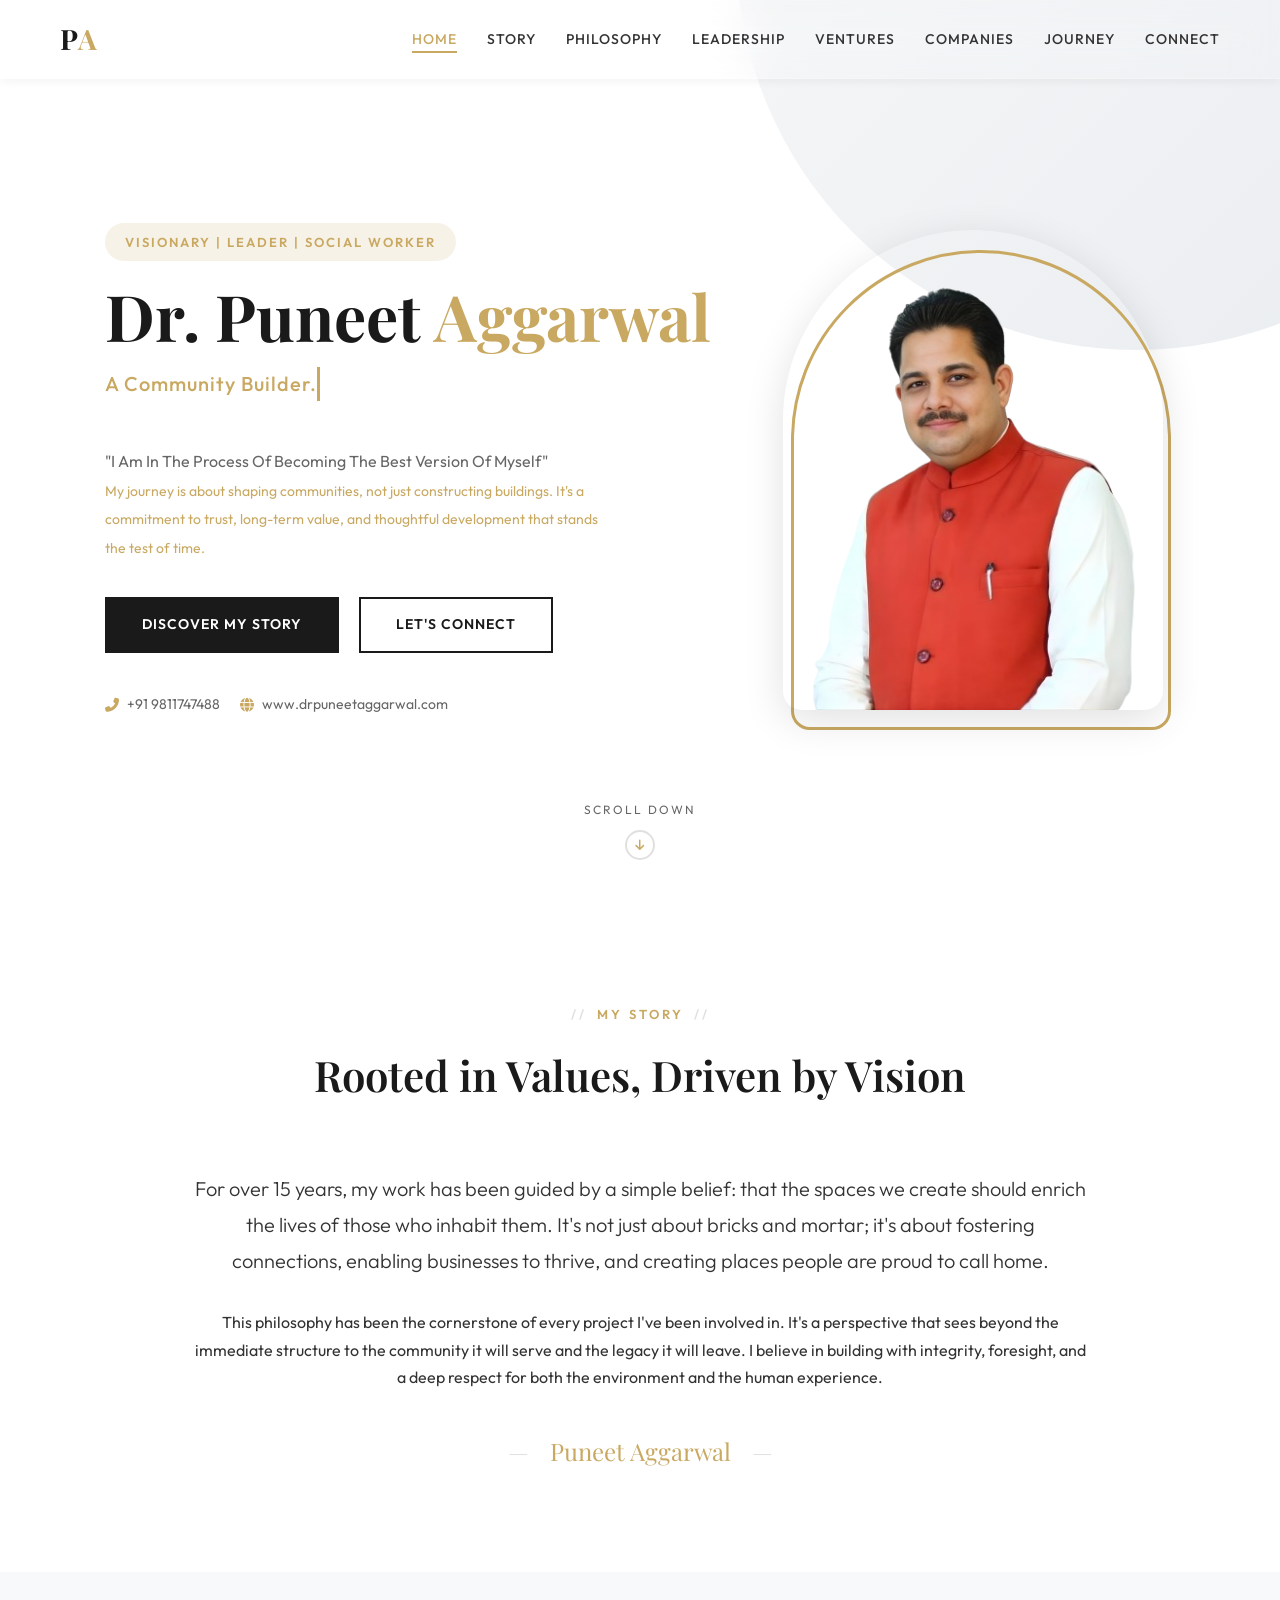
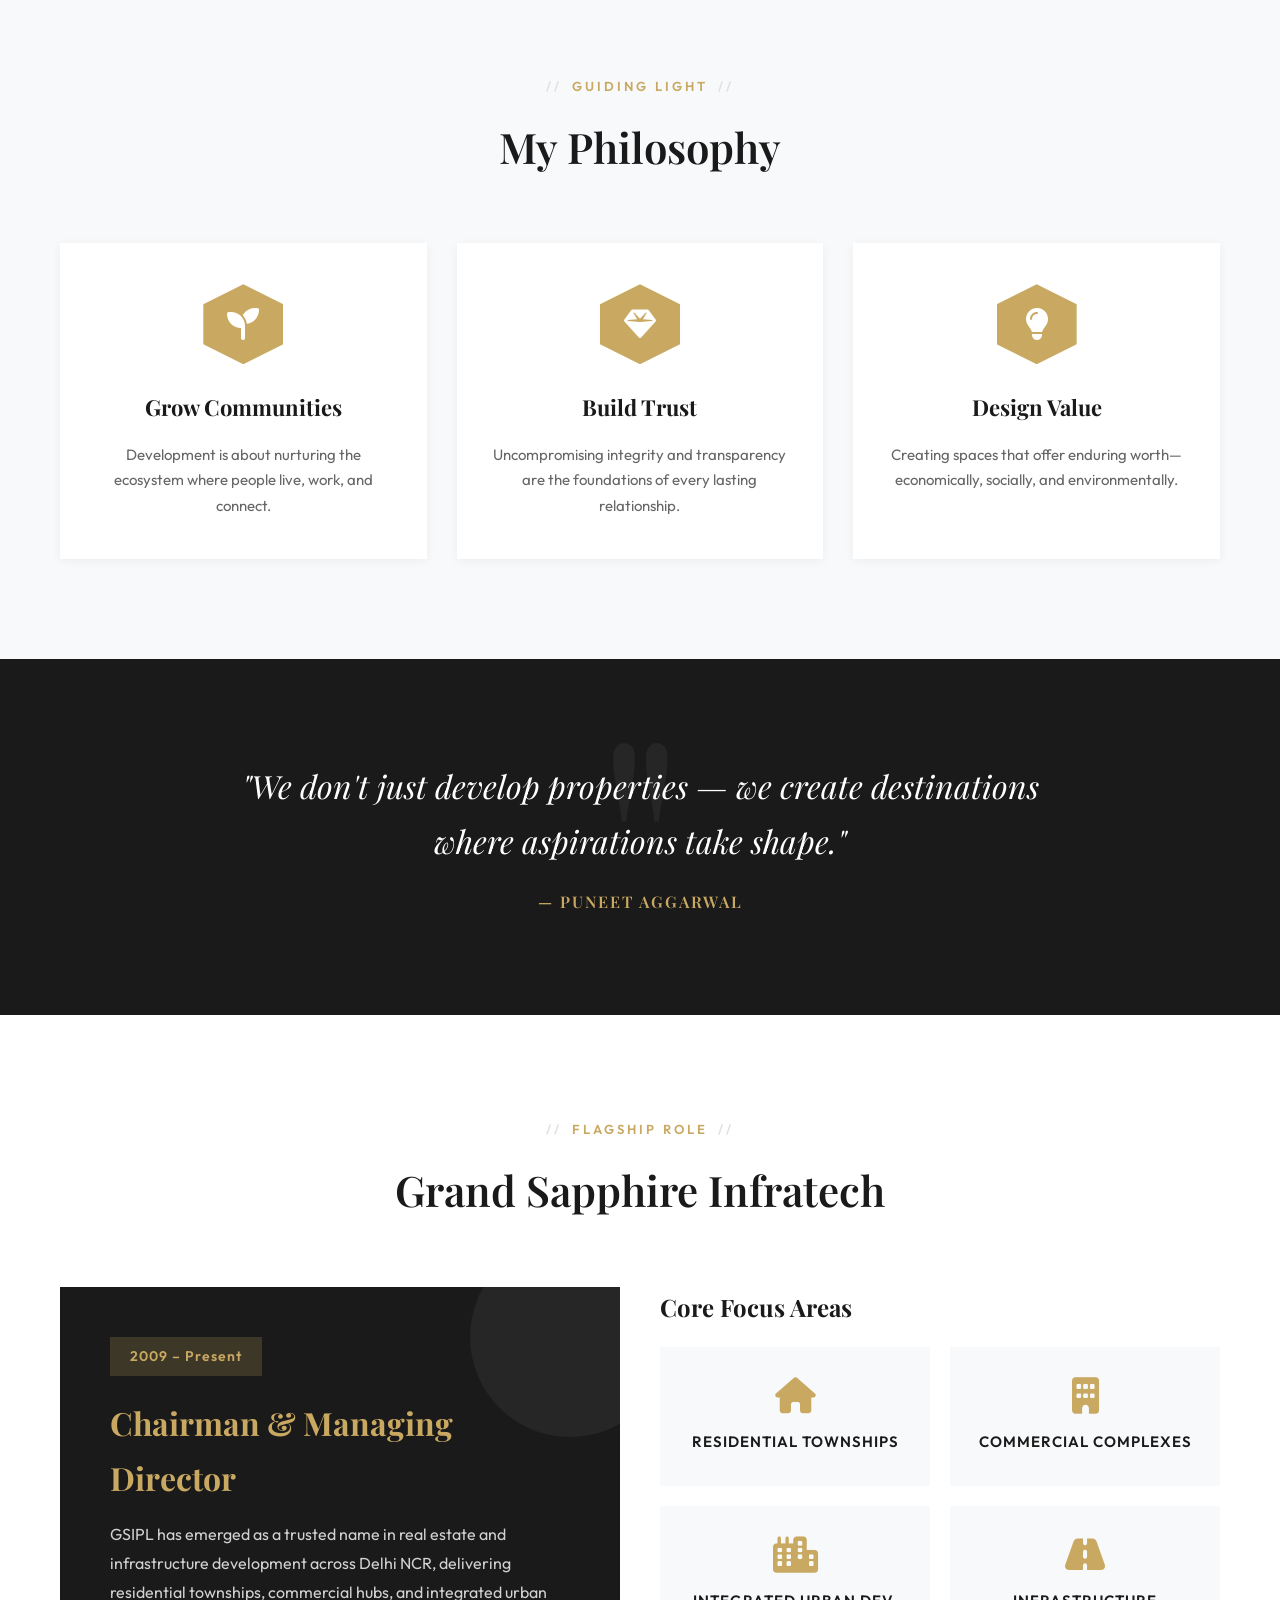
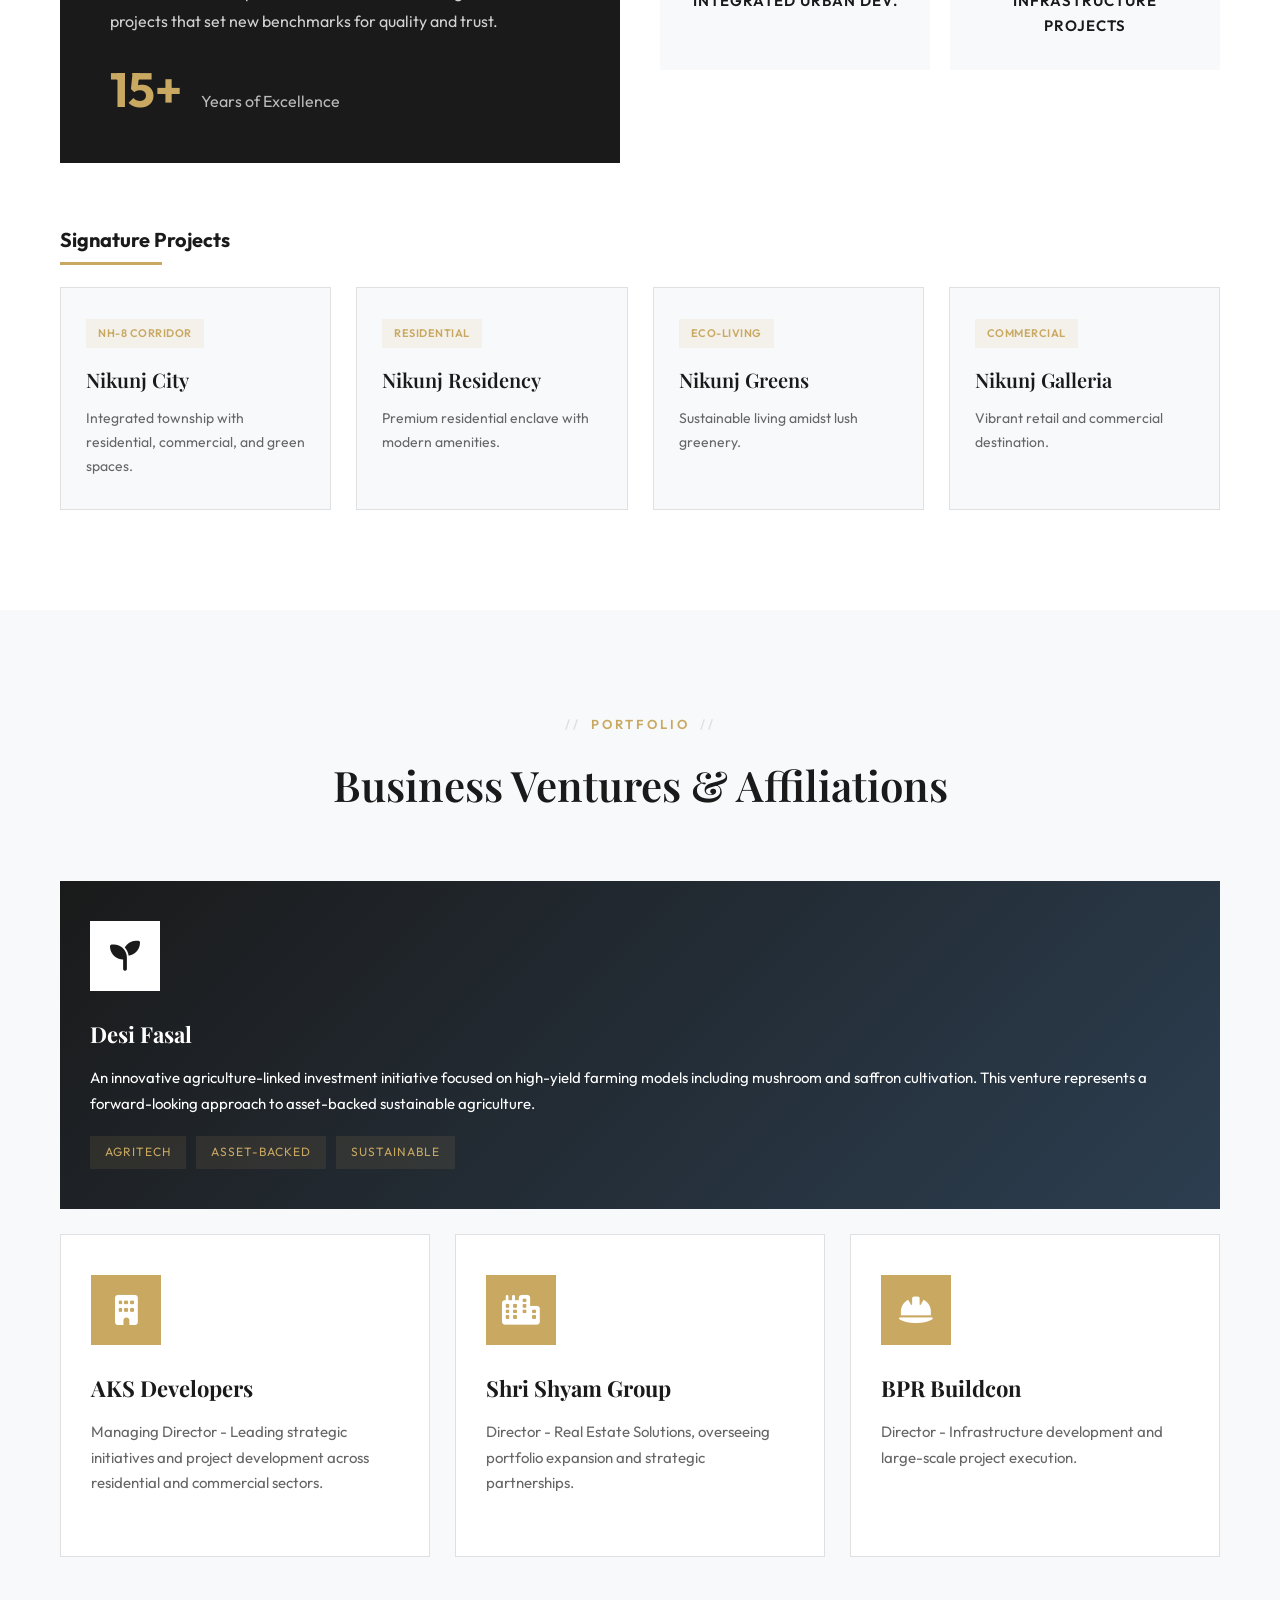
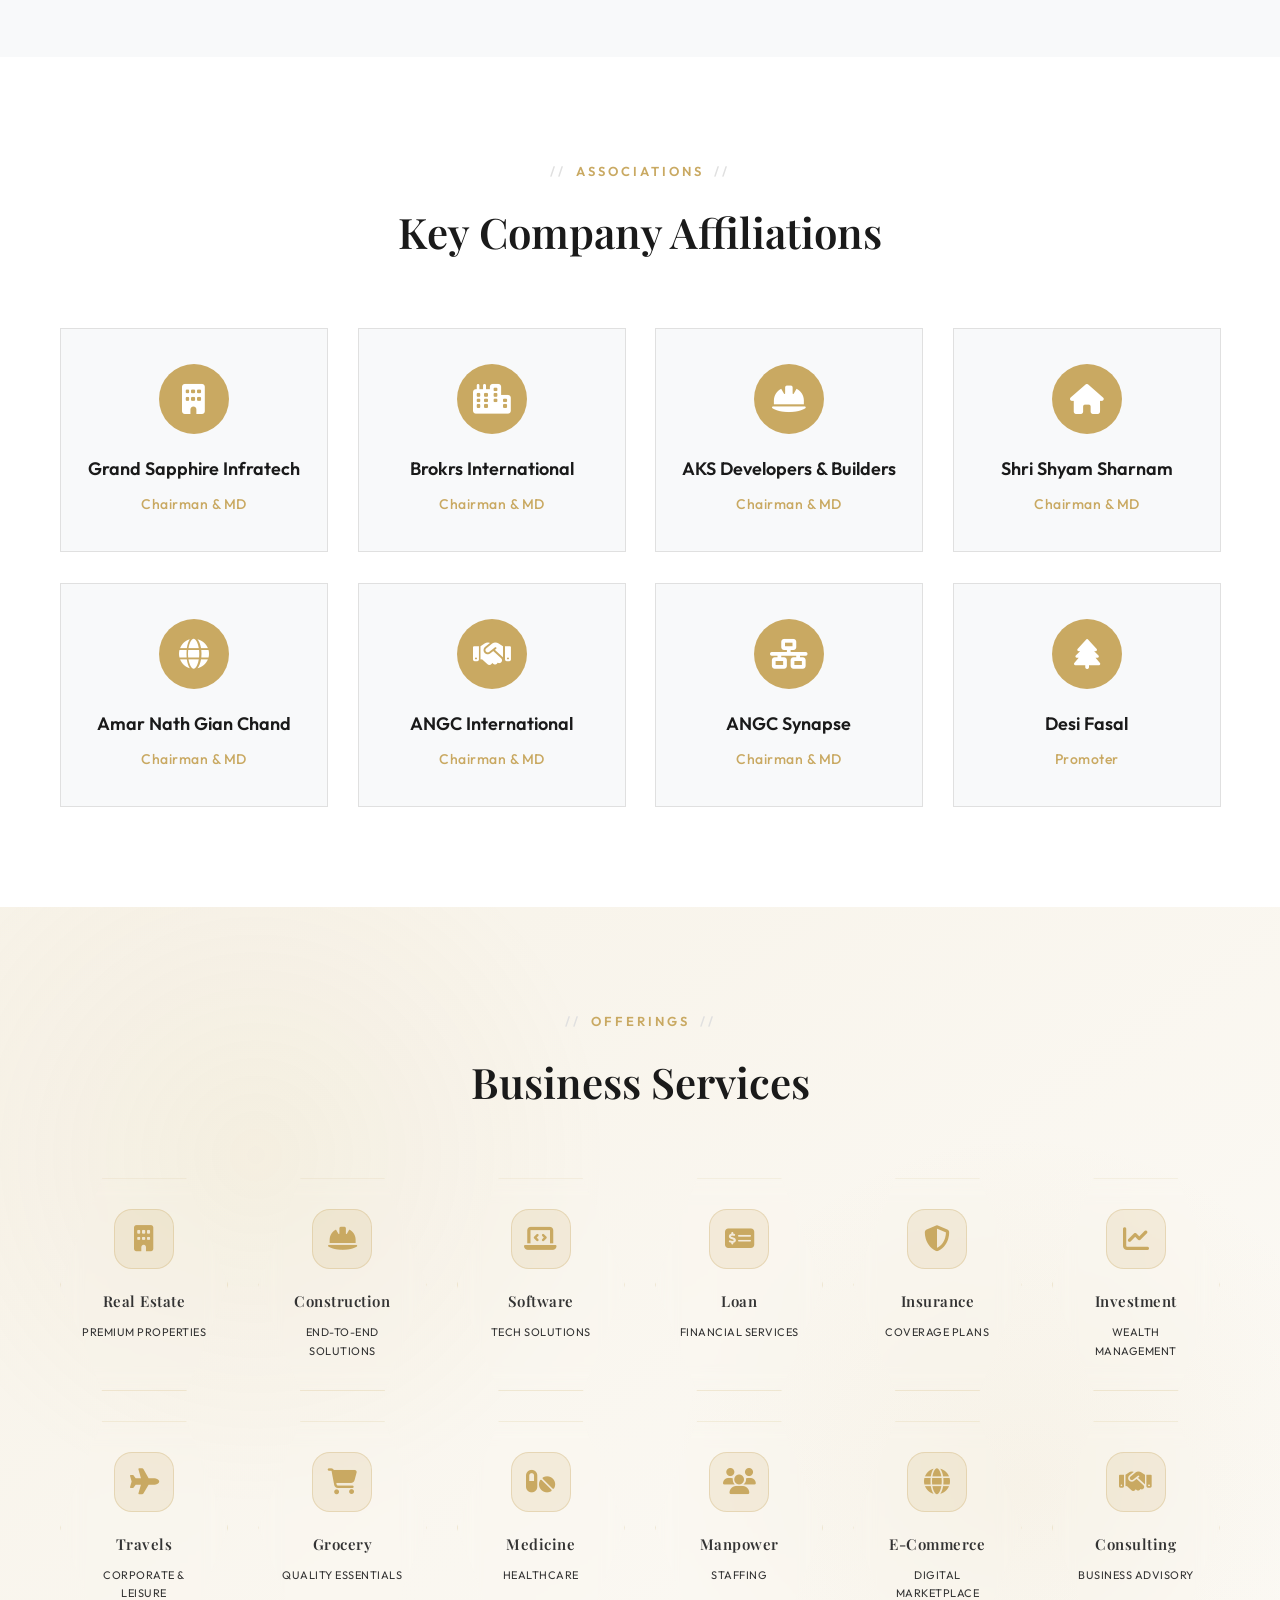
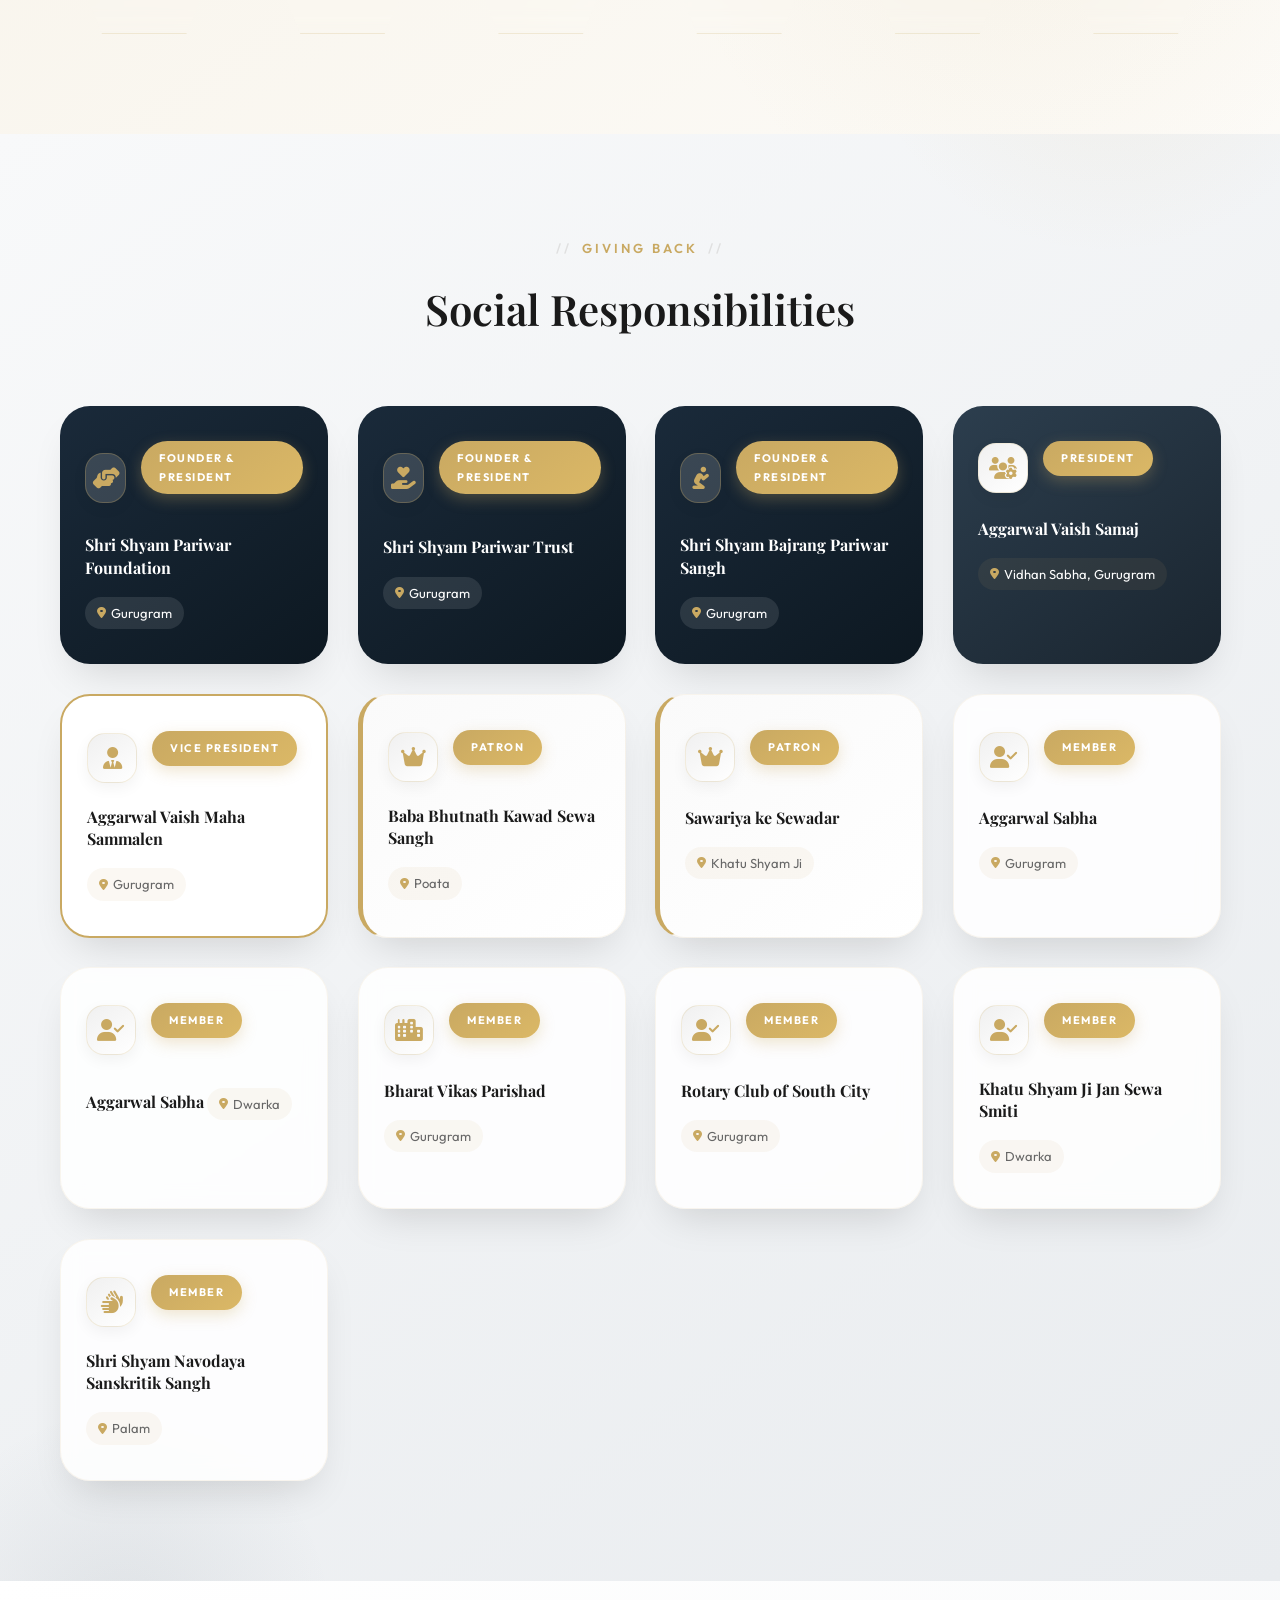
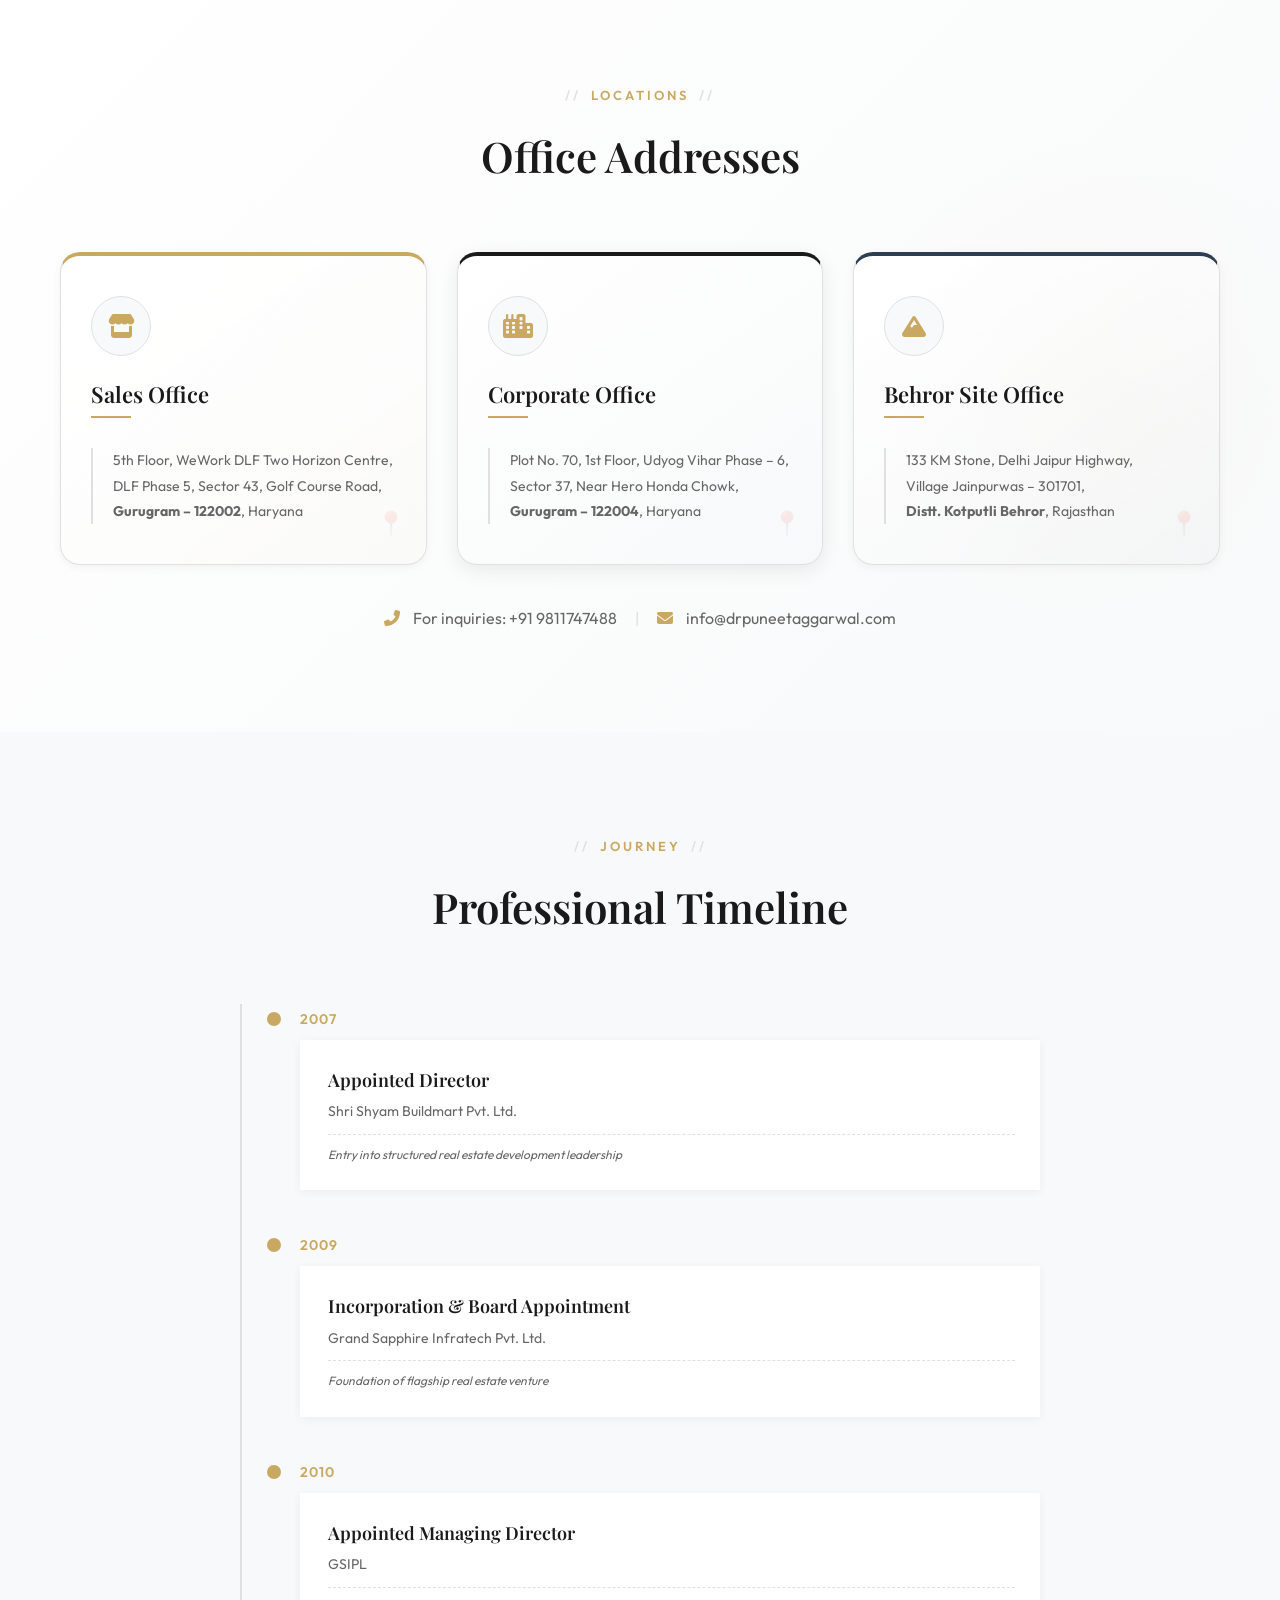
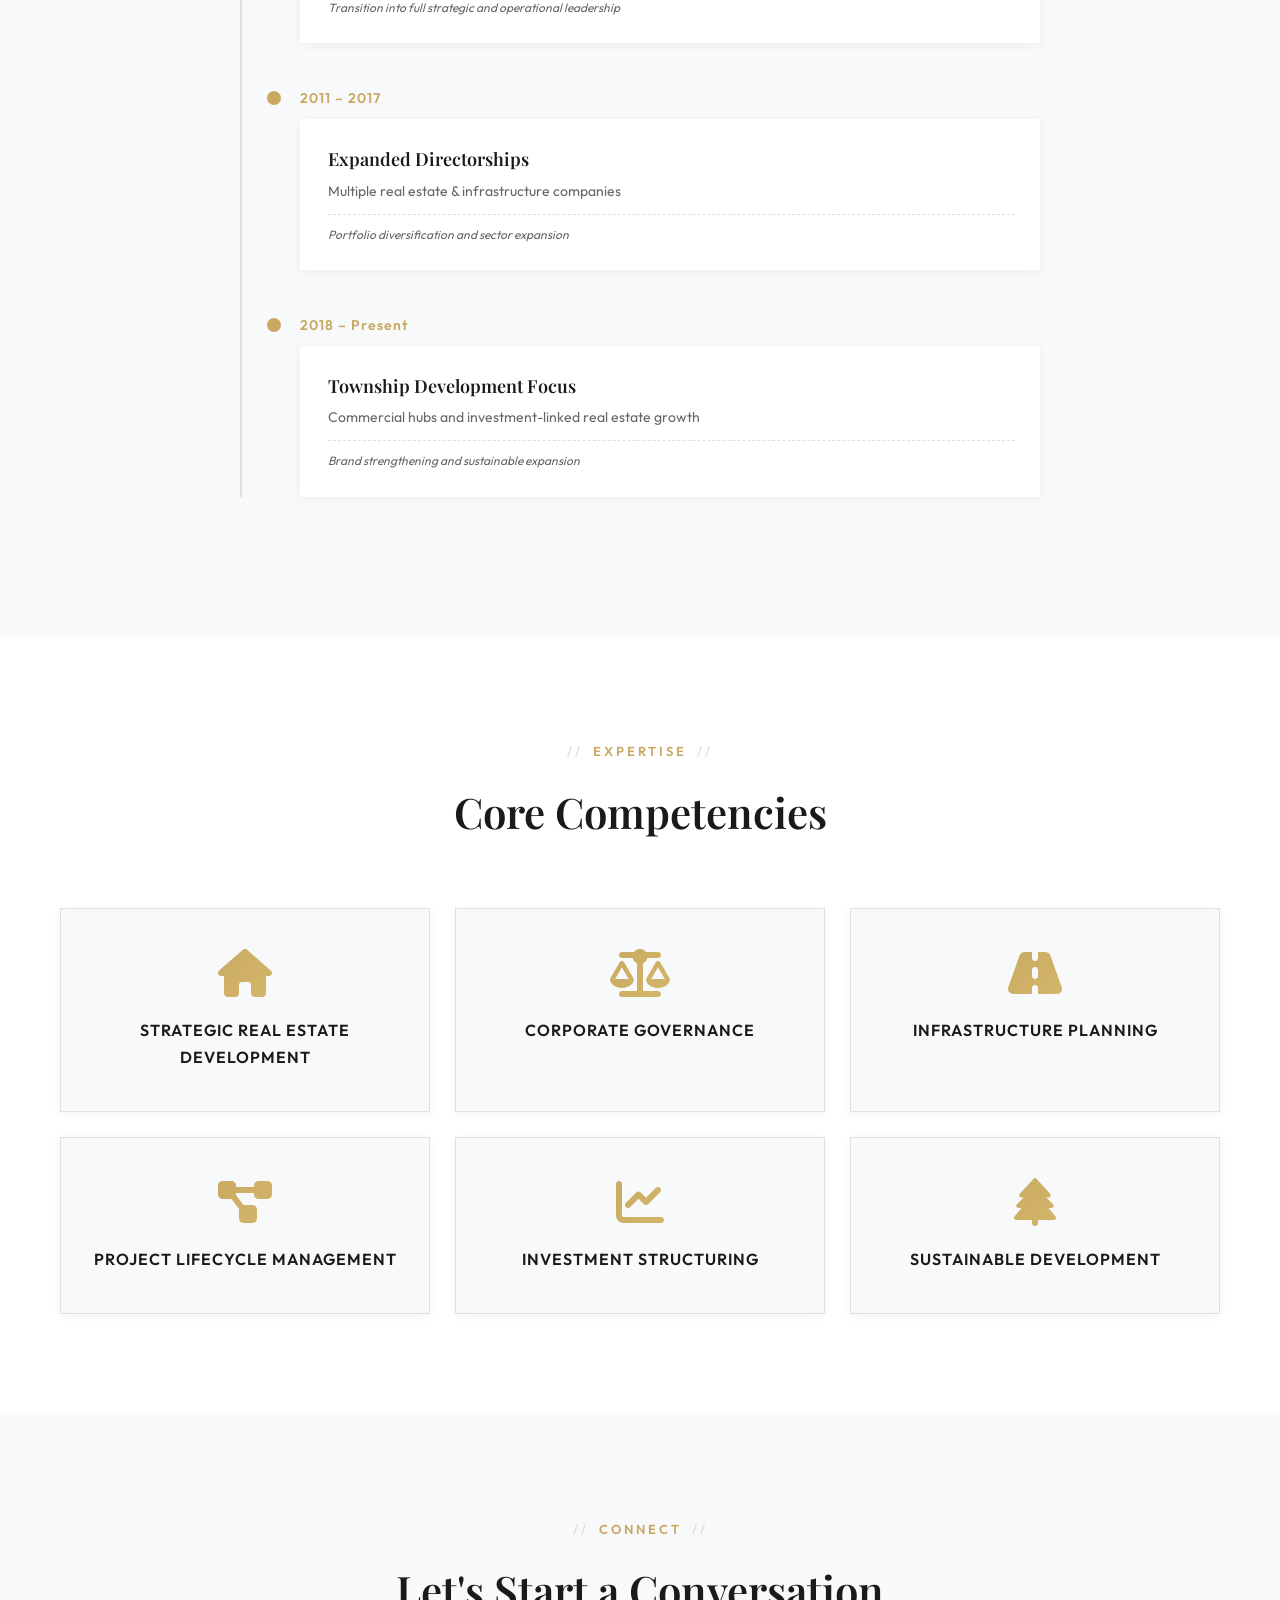
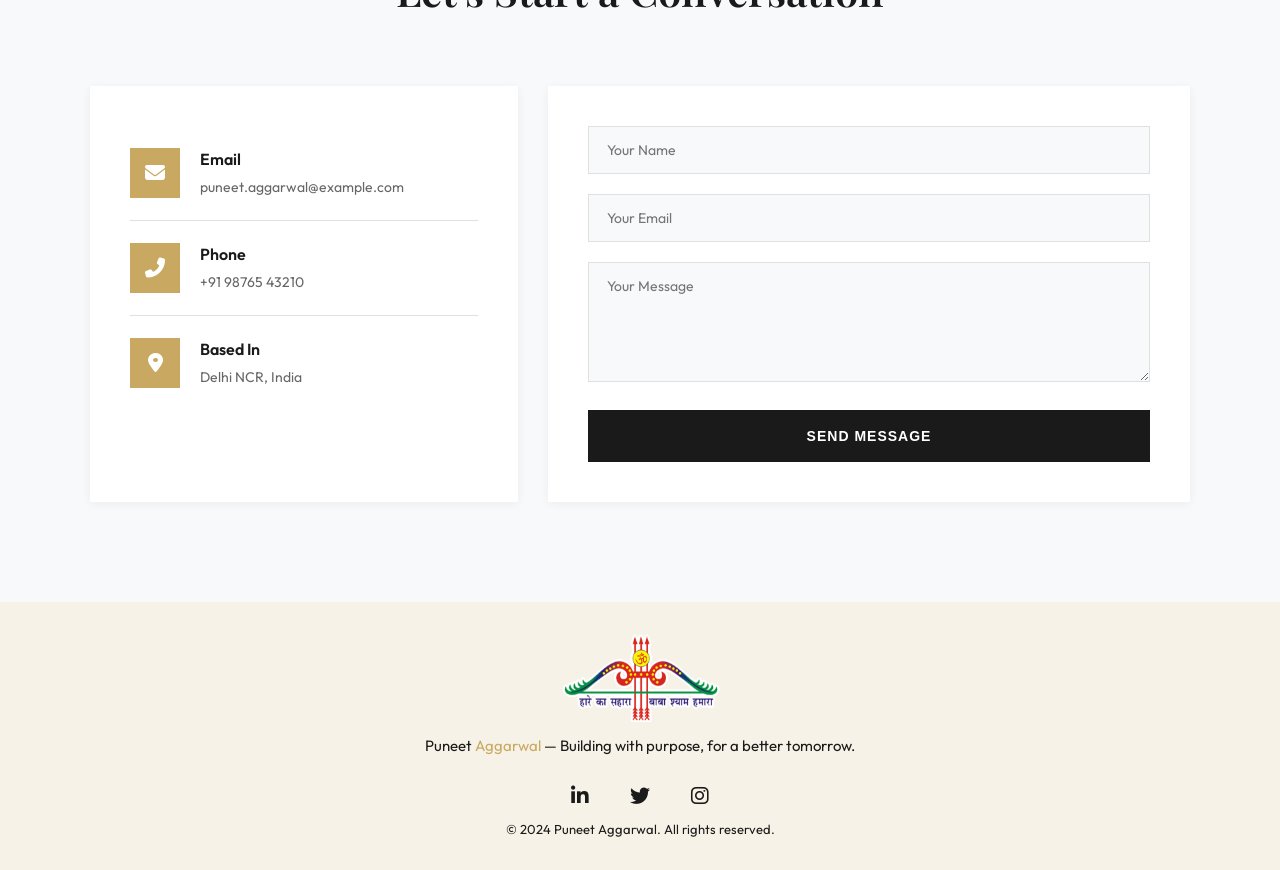
<file: index.html>
<!doctype html>
<html lang="en">
  <head>
    <meta charset="UTF-8" />
    <meta name="viewport" content="width=device-width, initial-scale=1.0" />
    <link rel="icon" type="image/png" href="assets/images/favicon.png" />
    <link rel="apple-touch-icon" href="assets/images/favicon.png" />
    <title>Puneet Aggarwal | Building with Purpose</title>

    <!-- Preload critical fonts -->
    <link rel="preconnect" href="https://fonts.googleapis.com" />
    <link rel="preconnect" href="https://fonts.gstatic.com" crossorigin />
    <link
      rel="preload"
      href="https://fonts.googleapis.com/css2?family=Outfit:wght@300;400;500;600;700&family=Playfair+Display:wght@400;500;600;700&display=swap"
      as="style"
    />

    <!-- Fonts -->
    <link
      href="https://fonts.googleapis.com/css2?family=Outfit:wght@300;400;500;600;700&family=Playfair+Display:wght@400;500;600;700&display=swap"
      rel="stylesheet"
    />

    <!-- Icons (defer loading) -->
    <link
      rel="stylesheet"
      href="https://cdnjs.cloudflare.com/ajax/libs/font-awesome/6.4.0/css/all.min.css"
      media="print"
      onload="this.media = 'all'"
    />

    <!-- AOS Animation Library (defer) -->
    <link
      rel="stylesheet"
      href="https://unpkg.com/aos@2.3.1/dist/aos.css"
      media="print"
      onload="this.media = 'all'"
    />

    <style>
      /* ========================================
         Critical CSS - Inlined for fast first paint
      ======================================== */
      :root {
        --primary-color: #1a1a1a;
        --secondary-color: #c9a962;
        --accent-color: #2c3e50;
        --text-color: #333333;
        --text-light: #666666;
        --bg-white: #ffffff;
        --bg-light: #f8f9fa;
        --bg-off-white: #f5f5f5;
        --border-color: #e0e0e0;
        --shadow-light: 0 2px 10px rgba(0, 0, 0, 0.05);
        --shadow-medium: 0 5px 20px rgba(0, 0, 0, 0.08);
        --shadow-heavy: 0 10px 40px rgba(0, 0, 0, 0.12);
        --transition: all 0.3s ease;
        --font-heading: "Playfair Display", serif;
        --font-body: "Outfit", sans-serif;
        --gradient-gold: linear-gradient(135deg, #c9a962, #dbb866, #e6c884);
        --gradient-dark: linear-gradient(135deg, #1a1a1a, #2c3e50);
      }

      * {
        margin: 0;
        padding: 0;
        box-sizing: border-box;
      }

      html {
        scroll-behavior: smooth;
        overflow-x: hidden;
      }

      body {
        font-family: var(--font-body);
        color: var(--text-color);
        line-height: 1.7;
        background: var(--bg-white);
        overflow-x: hidden;
      }

      .container {
        max-width: 1200px;
        margin: 0 auto;
        padding: 0 20px;
      }

      a {
        text-decoration: none;
        color: inherit;
      }

      ul {
        list-style: none;
      }

      img {
        max-width: 100%;
        height: auto;
      }

      /* ========================================
         Preloader
      ======================================== */
      .preloader {
        position: fixed;
        top: 0;
        left: 0;
        width: 100%;
        height: 100%;
        background: var(--bg-white);
        display: flex;
        align-items: center;
        justify-content: center;
        z-index: 9999;
        transition:
          opacity 0.5s ease,
          visibility 0.5s ease;
      }

      .preloader.hide {
        opacity: 0;
        visibility: hidden;
      }

      .preloader-content {
        text-align: center;
      }

      .preloader-logo {
        margin-bottom: 20px;
        animation: pulse 2s infinite;
      }

      .preloader-spinner {
        width: 40px;
        height: 40px;
        border: 3px solid var(--border-color);
        border-top-color: var(--secondary-color);
        border-radius: 50%;
        margin: 0 auto;
        animation: spin 1s linear infinite;
      }

      @keyframes spin {
        to {
          transform: rotate(360deg);
        }
      }

      @keyframes pulse {
        0%,
        100% {
          transform: scale(1);
        }
        50% {
          transform: scale(1.05);
        }
      }

      /* ========================================
         Navigation
      ======================================== */
      .navbar {
        position: fixed;
        top: 0;
        left: 0;
        width: 100%;
        background: rgba(255, 255, 255, 0.1);
        backdrop-filter: blur(20px);
        border-bottom: 1px solid rgba(255, 255, 255, 0.2);
        z-index: 1000;
        box-shadow: 0 8px 32px rgba(0, 0, 0, 0.1);
        transition: var(--transition);
        animation: liquidFlow 6s ease-in-out infinite;
      }

      @keyframes liquidFlow {
        0%,
        100% {
          background: linear-gradient(
            135deg,
            rgba(255, 255, 255, 0.1),
            rgba(255, 255, 255, 0.05)
          );
        }
        50% {
          background: linear-gradient(
            135deg,
            rgba(255, 255, 255, 0.05),
            rgba(255, 255, 255, 0.1)
          );
        }
      }

      .navbar::before {
        content: "";
        position: absolute;
        top: 0;
        left: -100%;
        width: 100%;
        height: 100%;
        background: linear-gradient(
          90deg,
          transparent,
          rgba(255, 255, 255, 0.1),
          transparent
        );
        animation: liquidShimmer 4s ease-in-out infinite;
      }

      @keyframes liquidShimmer {
        0% {
          left: -100%;
        }
        50% {
          left: 100%;
        }
        100% {
          left: 100%;
        }
      }

      .nav-container {
        max-width: 1200px;
        margin: 0 auto;
        padding: 15px 20px;
        display: flex;
        align-items: center;
        justify-content: space-between;
      }

      .nav-logo {
        font-family: var(--font-heading);
        font-size: 28px;
        font-weight: 700;
        color: var(--primary-color);
        letter-spacing: 2px;
      }

      .nav-logo span {
        color: var(--secondary-color);
      }

      .nav-menu {
        display: flex;
        gap: 30px;
      }

      .nav-link {
        font-size: 14px;
        font-weight: 500;
        color: var(--text-color);
        text-transform: uppercase;
        letter-spacing: 1px;
        position: relative;
        transition: var(--transition);
      }

      .nav-link::after {
        content: "";
        position: absolute;
        bottom: -5px;
        left: 0;
        width: 0;
        height: 2px;
        background: var(--secondary-color);
        transition: var(--transition);
      }

      .nav-link:hover::after,
      .nav-link.active::after {
        width: 100%;
      }

      .nav-link.active {
        color: var(--secondary-color);
      }

      .hamburger {
        display: none;
        cursor: pointer;
      }

      .bar {
        display: block;
        width: 25px;
        height: 3px;
        margin: 5px auto;
        background: var(--primary-color);
        transition: var(--transition);
      }

      /* ========================================
         Buttons
      ======================================== */
      .btn {
        display: inline-block;
        padding: 14px 35px;
        font-size: 14px;
        font-weight: 600;
        text-transform: uppercase;
        letter-spacing: 1px;
        border: 2px solid transparent;
        cursor: pointer;
        transition: var(--transition);
      }

      .btn-primary {
        background: var(--primary-color);
        color: var(--bg-white);
        border-color: var(--primary-color);
      }

      .btn-primary:hover {
        background: transparent;
        color: var(--primary-color);
      }

      .btn-outline {
        background: transparent;
        color: var(--primary-color);
        border-color: var(--primary-color);
      }

      .btn-outline:hover {
        background: var(--primary-color);
        color: var(--bg-white);
      }

      /* ========================================
         Section Header
      ======================================== */
      .section-header {
        text-align: center;
        margin-bottom: 60px;
      }

      .section-tag {
        display: inline-block;
        font-size: 13px;
        font-weight: 600;
        text-transform: uppercase;
        letter-spacing: 3px;
        color: var(--secondary-color);
        margin-bottom: 15px;
        position: relative;
      }

      .section-tag::before,
      .section-tag::after {
        content: "//";
        margin: 0 10px;
        color: var(--border-color);
      }

      .section-title {
        font-family: var(--font-heading);
        font-size: 42px;
        font-weight: 600;
        color: var(--primary-color);
      }

      /* ========================================
         Hero Section
      ======================================== */
      .hero {
        min-height: 100vh;
        display: flex;
        align-items: center;
        position: relative;
        background: var(--bg-white);
        padding: 120px 20px 80px;
        overflow: hidden;
      }

      .hero-bg-shape {
        position: absolute;
        top: -50%;
        right: -20%;
        width: 800px;
        height: 800px;
        background: linear-gradient(135deg, #f8f9fa 0%, #e9ecef 100%);
        border-radius: 50%;
        z-index: 0;
      }

      .hero-container {
        max-width: 1200px;
        margin: 0 auto;
        display: grid;
        grid-template-columns: 1.2fr 0.8fr;
        gap: 60px;
        align-items: center;
        position: relative;
        z-index: 1;
      }

      .hero-badge {
        display: inline-block;
        padding: 8px 20px;
        background: rgba(201, 169, 98, 0.15);
        color: var(--secondary-color);
        font-size: 13px;
        font-weight: 600;
        text-transform: uppercase;
        letter-spacing: 2px;
        margin-bottom: 20px;
        border-radius: 30px;
        animation: fadeInUp 1s ease;
      }

      .hero-title {
        font-family: var(--font-heading);
        font-size: 64px;
        font-weight: 700;
        color: var(--primary-color);
        line-height: 1.1;
        margin-bottom: 15px;
        animation: fadeInUp 1s ease 0.1s both;
      }

      .hero-title span {
        color: var(--secondary-color);
      }

      .hero-subtitle {
        font-size: 20px;
        font-weight: 500;
        color: var(--text-light);
        margin-bottom: 20px;
        letter-spacing: 1px;
        min-height: 60px;
        animation: fadeInUp 1s ease 0.2s both;
      }

      .typed-text {
        color: var(--secondary-color);
      }

      .cursor {
        display: inline-block;
        width: 3px;
        background-color: var(--secondary-color);
        animation: blink 1s infinite;
      }

      @keyframes blink {
        0%,
        100% {
          opacity: 1;
        }
        50% {
          opacity: 0;
        }
      }

      .hero-description {
        font-size: 16px;
        color: var(--text-light);
        margin-bottom: 35px;
        max-width: 500px;
        line-height: 1.8;
        animation: fadeInUp 1s ease 0.3s both;
      }

      .hero-buttons {
        display: flex;
        gap: 20px;
        margin-bottom: 40px;
        animation: fadeInUp 1s ease 0.4s both;
      }

      .hero-image-wrapper {
        position: relative;
        display: flex;
        justify-content: center;
        animation: fadeInRight 1s ease 0.3s both;
      }

      .hero-image-frame {
        position: relative;
        width: 380px;
        height: 480px;
        border-radius: 200px 200px 20px 20px;
        overflow: hidden;
        box-shadow: var(--shadow-heavy);
        z-index: 2;
      }

      .hero-image-frame img {
        width: 100%;
        height: 100%;
        object-fit: cover;
        object-position: top center;
      }

      .hero-image-accent {
        position: absolute;
        top: 20px;
        left: 20px;
        width: 380px;
        height: 480px;
        border: 3px solid var(--secondary-color);
        border-radius: 200px 200px 20px 20px;
        z-index: 1;
      }

      .hero-scroll {
        position: absolute;
        bottom: 40px;
        left: 50%;
        transform: translateX(-50%);
        display: flex;
        flex-direction: column;
        align-items: center;
        gap: 10px;
        color: var(--text-light);
        font-size: 12px;
        text-transform: uppercase;
        letter-spacing: 2px;
        cursor: pointer;
      }

      .scroll-arrow {
        width: 30px;
        height: 30px;
        border: 2px solid var(--border-color);
        border-radius: 50%;
        display: flex;
        align-items: center;
        justify-content: center;
        animation: bounce 2s infinite;
      }

      .scroll-arrow i {
        font-size: 12px;
        color: var(--secondary-color);
      }

      @keyframes bounce {
        0%,
        20%,
        50%,
        80%,
        100% {
          transform: translateY(0);
        }
        40% {
          transform: translateY(10px);
        }
        60% {
          transform: translateY(5px);
        }
      }

      @keyframes fadeInUp {
        from {
          opacity: 0;
          transform: translateY(30px);
        }
        to {
          opacity: 1;
          transform: translateY(0);
        }
      }

      @keyframes fadeInRight {
        from {
          opacity: 0;
          transform: translateX(30px);
        }
        to {
          opacity: 1;
          transform: translateX(0);
        }
      }

      /* ========================================
         Story Section
      ======================================== */
      .story {
        padding: 100px 0;
        background: var(--bg-white);
      }

      .story-content {
        max-width: 900px;
        margin: 0 auto;
        text-align: center;
      }

      .lead-text {
        font-size: 20px;
        line-height: 1.8;
        color: var(--text-color);
        margin-bottom: 30px;
        font-weight: 300;
      }

      .signature-block {
        margin-top: 40px;
        font-family: var(--font-heading);
        font-size: 24px;
        color: var(--secondary-color);
        position: relative;
        display: inline-block;
      }

      .signature-block::before,
      .signature-block::after {
        content: "—";
        margin: 0 15px;
        color: var(--border-color);
      }

      /* ========================================
         Philosophy Section
      ======================================== */
      .philosophy {
        padding: 100px 0;
        background: var(--bg-light);
      }

      .philosophy-grid {
        display: grid;
        grid-template-columns: repeat(3, 1fr);
        gap: 30px;
      }

      .philosophy-card {
        background: var(--bg-white);
        padding: 40px 30px;
        text-align: center;
        transition: all 0.4s cubic-bezier(0.165, 0.84, 0.44, 1);
        box-shadow: var(--shadow-light);
        border: 1px solid transparent;
        position: relative;
        overflow: hidden;
      }

      .philosophy-card::before {
        content: "";
        position: absolute;
        top: 0;
        left: 0;
        width: 100%;
        height: 0;
        background: linear-gradient(
          135deg,
          var(--primary-color),
          var(--accent-color)
        );
        transition: height 0.4s ease;
        z-index: 0;
        opacity: 0.05;
      }

      .philosophy-card:hover {
        transform: translateY(-15px) scale(1.02);
        border-color: var(--secondary-color);
        box-shadow: var(--shadow-heavy);
      }

      .philosophy-card:hover::before {
        height: 100%;
      }

      .philosophy-icon {
        width: 80px;
        height: 80px;
        background: var(--secondary-color);
        display: flex;
        align-items: center;
        justify-content: center;
        margin: 0 auto 25px;
        clip-path: polygon(
          50% 0%,
          100% 25%,
          100% 75%,
          50% 100%,
          0% 75%,
          0% 25%
        );
        transition: var(--transition);
        position: relative;
        z-index: 1;
      }

      .philosophy-card:hover .philosophy-icon {
        transform: rotate(180deg);
        background: var(--primary-color);
      }

      .philosophy-icon i {
        font-size: 32px;
        color: var(--bg-white);
        transition: var(--transition);
      }

      .philosophy-card:hover .philosophy-icon i {
        transform: rotate(-180deg);
      }

      .philosophy-card h3 {
        font-family: var(--font-heading);
        font-size: 22px;
        color: var(--primary-color);
        margin-bottom: 15px;
        position: relative;
        z-index: 1;
      }

      .philosophy-card p {
        font-size: 15px;
        color: var(--text-light);
        line-height: 1.7;
        position: relative;
        z-index: 1;
      }

      /* ========================================
         Quote Section
      ======================================== */
      .quote-section {
        padding: 100px 0;
        background: var(--primary-color);
        color: var(--bg-white);
        position: relative;
        overflow: hidden;
      }

      .quote-section::before {
        content: '"';
        position: absolute;
        top: 50%;
        left: 50%;
        transform: translate(-50%, -50%);
        font-size: 300px;
        font-family: var(--font-heading);
        color: rgba(255, 255, 255, 0.05);
        line-height: 1;
      }

      .quote-section blockquote {
        font-family: var(--font-heading);
        font-size: 32px;
        font-style: italic;
        text-align: center;
        max-width: 800px;
        margin: 0 auto;
        position: relative;
        z-index: 1;
      }

      .quote-section blockquote cite {
        display: block;
        font-size: 16px;
        font-weight: 600;
        color: var(--secondary-color);
        text-transform: uppercase;
        letter-spacing: 2px;
        margin-top: 20px;
        font-style: normal;
      }

      /* ========================================
         Leadership Section
      ======================================== */
      .leadership {
        padding: 100px 0;
        background: var(--bg-white);
      }

      .leadership-showcase {
        display: grid;
        grid-template-columns: 1fr 1fr;
        gap: 40px;
        align-items: start;
        margin-bottom: 60px;
      }

      .role-highlight {
        background: var(--primary-color);
        color: var(--bg-white);
        padding: 50px;
        position: relative;
        overflow: hidden;
        transition: var(--transition);
      }

      .role-highlight:hover {
        transform: translateY(-10px);
        box-shadow: var(--shadow-heavy);
      }

      .role-highlight::after {
        content: "";
        position: absolute;
        top: -50px;
        right: -50px;
        width: 200px;
        height: 200px;
        background: rgba(255, 255, 255, 0.05);
        border-radius: 50%;
        transition: var(--transition);
      }

      .role-highlight:hover::after {
        transform: scale(1.5);
      }

      .role-highlight .tenure {
        display: inline-block;
        padding: 8px 20px;
        background: rgba(201, 169, 98, 0.2);
        color: var(--secondary-color);
        font-size: 14px;
        font-weight: 600;
        letter-spacing: 1px;
        margin-bottom: 20px;
      }

      .role-highlight h3 {
        font-family: var(--font-heading);
        font-size: 32px;
        margin-bottom: 15px;
        color: var(--secondary-color);
      }

      .role-highlight p {
        color: rgba(255, 255, 255, 0.8);
        font-size: 16px;
        line-height: 1.8;
        margin-bottom: 30px;
      }

      .stat-badge {
        font-size: 48px;
        font-weight: 700;
        color: var(--secondary-color);
        line-height: 1;
      }

      .stat-badge span {
        font-size: 16px;
        color: rgba(255, 255, 255, 0.7);
        margin-left: 10px;
        font-weight: 400;
      }

      .focus-grid {
        display: grid;
        grid-template-columns: repeat(2, 1fr);
        gap: 20px;
      }

      .focus-item {
        background: var(--bg-light);
        padding: 30px 20px;
        text-align: center;
        transition: all 0.4s ease;
        border: 1px solid transparent;
        cursor: pointer;
      }

      .focus-item:hover {
        border-color: var(--secondary-color);
        transform: translateY(-8px) scale(1.02);
        box-shadow: var(--shadow-medium);
        background: var(--bg-white);
      }

      .focus-item i {
        font-size: 36px;
        color: var(--secondary-color);
        margin-bottom: 15px;
        transition: var(--transition);
      }

      .focus-item:hover i {
        transform: scale(1.2);
      }

      .focus-item h4 {
        font-size: 15px;
        font-weight: 600;
        color: var(--primary-color);
        text-transform: uppercase;
        letter-spacing: 1px;
      }

      .projects-showcase h4 {
        font-size: 20px;
        margin-bottom: 30px;
        color: var(--primary-color);
        display: inline-block;
        position: relative;
      }

      .projects-showcase h4::after {
        content: "";
        position: absolute;
        bottom: -8px;
        left: 0;
        width: 60%;
        height: 3px;
        background: var(--secondary-color);
      }

      .project-cards {
        display: grid;
        grid-template-columns: repeat(4, 1fr);
        gap: 25px;
      }

      .project-card {
        background: var(--bg-light);
        padding: 30px 25px;
        transition: all 0.4s ease;
        border: 1px solid var(--border-color);
        position: relative;
        overflow: hidden;
      }

      .project-card::before {
        content: "";
        position: absolute;
        top: 0;
        left: 0;
        width: 4px;
        height: 0;
        background: var(--secondary-color);
        transition: height 0.4s ease;
      }

      .project-card:hover {
        transform: translateY(-10px);
        box-shadow: var(--shadow-heavy);
        border-color: transparent;
        background: var(--bg-white);
      }

      .project-card:hover::before {
        height: 100%;
      }

      .project-tag {
        display: inline-block;
        padding: 5px 12px;
        background: rgba(201, 169, 98, 0.1);
        font-size: 11px;
        font-weight: 600;
        color: var(--secondary-color);
        text-transform: uppercase;
        letter-spacing: 0.5px;
        margin-bottom: 15px;
      }

      .project-card h5 {
        font-size: 20px;
        font-weight: 600;
        color: var(--primary-color);
        margin-bottom: 10px;
        font-family: var(--font-heading);
      }

      .project-card p {
        font-size: 14px;
        color: var(--text-light);
      }

      /* ========================================
         Ventures Section
      ======================================== */
      .ventures {
        padding: 100px 0;
        background: var(--bg-light);
      }

      .ventures-grid {
        display: grid;
        grid-template-columns: repeat(3, 1fr);
        gap: 25px;
      }

      .venture-card {
        background: var(--bg-white);
        padding: 40px 30px;
        transition: all 0.5s cubic-bezier(0.165, 0.84, 0.44, 1);
        border: 1px solid var(--border-color);
        position: relative;
        z-index: 1;
        overflow: hidden;
      }

      .venture-card::after {
        content: "";
        position: absolute;
        top: 0;
        left: 0;
        width: 100%;
        height: 100%;
        background: linear-gradient(
          135deg,
          var(--primary-color) 0%,
          var(--accent-color) 100%
        );
        z-index: -1;
        opacity: 0;
        transition: opacity 0.5s ease;
      }

      .venture-card:hover {
        transform: scale(1.03) translateY(-12px);
        border-color: transparent;
        box-shadow: var(--shadow-heavy);
      }

      .venture-card:hover::after {
        opacity: 1;
      }

      .venture-card:hover .venture-icon {
        background: var(--bg-white);
        transform: rotateY(180deg);
      }

      .venture-card:hover .venture-icon i {
        color: var(--primary-color);
        transform: rotateY(-180deg);
      }

      .venture-card:hover h3,
      .venture-card:hover p {
        color: var(--bg-white);
        position: relative;
        z-index: 2;
      }

      .venture-card:hover .venture-tags span {
        background: rgba(255, 255, 255, 0.2);
        color: var(--bg-white);
      }

      .venture-card.main-venture {
        grid-column: 1 / -1;
        background: linear-gradient(
          135deg,
          var(--primary-color),
          var(--accent-color)
        );
        color: var(--bg-white);
        border: none;
      }

      .venture-card.main-venture .venture-icon {
        background: var(--bg-white);
      }

      .venture-card.main-venture .venture-icon i {
        color: var(--primary-color);
      }

      .venture-card.main-venture h3,
      .venture-card.main-venture p {
        color: var(--bg-white);
      }

      .venture-icon {
        width: 70px;
        height: 70px;
        background: var(--secondary-color);
        display: flex;
        align-items: center;
        justify-content: center;
        margin-bottom: 25px;
        transition: all 0.6s ease;
        transform-style: preserve-3d;
      }

      .venture-icon i {
        font-size: 30px;
        color: var(--bg-white);
        transition: all 0.6s ease;
      }

      .venture-card h3 {
        font-family: var(--font-heading);
        font-size: 22px;
        color: var(--primary-color);
        margin-bottom: 12px;
        transition: var(--transition);
      }

      .venture-card p {
        font-size: 15px;
        color: var(--text-light);
        margin-bottom: 20px;
        transition: var(--transition);
        line-height: 1.7;
      }

      .venture-tags {
        display: flex;
        flex-wrap: wrap;
        gap: 10px;
      }

      .venture-tags span {
        padding: 6px 15px;
        background: rgba(201, 169, 98, 0.1);
        font-size: 12px;
        color: var(--secondary-color);
        text-transform: uppercase;
        letter-spacing: 1px;
        transition: var(--transition);
      }

      /* ========================================
         Companies Section
      ======================================== */
      .companies {
        padding: 100px 0;
        background: var(--bg-white);
      }

      .companies-grid {
        display: grid;
        grid-template-columns: repeat(4, 1fr);
        gap: 30px;
        margin-top: 40px;
      }

      .company-card {
        background: var(--bg-light);
        padding: 35px 25px;
        text-align: center;
        transition: all 0.4s ease;
        border: 1px solid var(--border-color);
        position: relative;
        overflow: hidden;
      }

      .company-card::before {
        content: "";
        position: absolute;
        bottom: 0;
        left: 0;
        width: 100%;
        height: 3px;
        background: var(--secondary-color);
        transform: scaleX(0);
        transition: transform 0.4s ease;
        transform-origin: left;
      }

      .company-card:hover {
        transform: translateY(-10px);
        box-shadow: var(--shadow-medium);
        border-color: transparent;
      }

      .company-card:hover::before {
        transform: scaleX(1);
      }

      .company-icon {
        width: 70px;
        height: 70px;
        background: var(--secondary-color);
        display: flex;
        align-items: center;
        justify-content: center;
        margin: 0 auto 20px;
        border-radius: 50%;
        transition: var(--transition);
      }

      .company-card:hover .company-icon {
        transform: scale(1.1);
        background: var(--primary-color);
      }

      .company-icon i {
        font-size: 30px;
        color: var(--bg-white);
      }

      .company-card h3 {
        font-size: 18px;
        font-weight: 600;
        color: var(--primary-color);
        margin-bottom: 8px;
      }

      .company-card p {
        font-size: 14px;
        color: var(--secondary-color);
        font-weight: 500;
        letter-spacing: 0.5px;
      }

      /* ========================================
         Services Section - REDESIGNED - Hexagon Grid
      ======================================== */
      .services {
        padding: 100px 0;
        background: linear-gradient(
          145deg,
          rgba(201, 169, 98, 0.15),
          rgba(201, 169, 98, 0.05)
        );
        /* color: var(--primary-color); */
        position: relative;
        overflow: hidden;
      }
      .services::before {
        content: "";
        position: absolute;
        top: 0;
        left: 0;
        width: 100%;
        height: 100%;
        background:
          radial-gradient(
            circle at 20% 30%,
            rgba(201, 169, 98, 0.08) 0%,
            transparent 30%
          ),
          radial-gradient(
            circle at 80% 70%,
            rgba(201, 169, 98, 0.08) 0%,
            transparent 30%
          );
        pointer-events: none;
      }

      .services .section-title {
        /* color: var(--bg-white); */
        color: var(--primary-color);
      }

      .services .section-tag {
        color: var(--secondary-color);
      }

      .services-grid {
        display: grid;
        grid-template-columns: repeat(auto-fit, minmax(160px, 1fr));
        gap: 30px;
        margin-top: 50px;
        position: relative;
        z-index: 1;
      }

      .service-card {
        position: relative;
        background: rgba(255, 255, 255, 0.03);
        backdrop-filter: blur(10px);
        border: 1px solid rgba(201, 169, 98, 0.2);
        padding: 30px 20px;
        text-align: center;
        transition: all 0.6s cubic-bezier(0.23, 1, 0.32, 1);
        cursor: pointer;
        clip-path: polygon(
          25% 0%,
          75% 0%,
          100% 50%,
          75% 100%,
          25% 100%,
          0% 50%
        );
        z-index: 1;
        animation: floatHexagon 4s ease-in-out infinite;
        animation-delay: calc(var(--i) * 0.1s);
      }

      @keyframes floatHexagon {
        0%,
        100% {
          transform: translateY(0) rotate(0deg);
        }
        50% {
          transform: translateY(-8px) rotate(2deg);
        }
      }

      .service-card::before {
        content: "";
        position: absolute;
        top: 0;
        left: 0;
        width: 100%;
        height: 100%;
        background: linear-gradient(145deg, var(--secondary-color), #e6c884);
        clip-path: polygon(
          25% 0%,
          75% 0%,
          100% 50%,
          75% 100%,
          25% 100%,
          0% 50%
        );
        opacity: 0;
        transition: all 0.5s ease;
        z-index: -1;
      }

      .service-card:hover {
        transform: translateY(-15px) scale(1.08) rotate(3deg);
        border-color: transparent;
        box-shadow:
          0 20px 30px -10px rgba(201, 169, 98, 0.3),
          0 0 0 2px rgba(201, 169, 98, 0.2) inset;
      }

      .service-card:hover::before {
        opacity: 1;
      }

      .service-number {
        position: absolute;
        top: 15px;
        left: 50%;
        transform: translateX(-50%);
        font-size: 32px;
        font-weight: 800;
        color: rgba(201, 169, 98, 0.3);
        font-family: var(--font-heading);
        transition: all 0.4s ease;
        z-index: 0;
      }

      .service-card:hover .service-number {
        color: rgba(255, 255, 255, 0.3);
        transform: translateX(-50%) scale(1.2);
      }

      .service-icon {
        width: 60px;
        height: 60px;
        background: rgba(201, 169, 98, 0.15);
        border-radius: 18px;
        display: flex;
        align-items: center;
        justify-content: center;
        margin: 0 auto 20px;
        transition: all 0.5s ease;
        position: relative;
        z-index: 1;
        transform: rotate(0deg);
        border: 1px solid rgba(201, 169, 98, 0.3);
      }

      .service-card:hover .service-icon {
        background: var(--bg-white);
        transform: rotate(360deg) scale(1.1);
        border-color: transparent;
        box-shadow: 0 0 20px rgba(255, 255, 255, 0.3);
      }

      .service-icon i {
        font-size: 26px;
        color: var(--secondary-color);
        transition: all 0.5s ease;
      }

      .service-card:hover .service-icon i {
        color: var(--primary-color);
        transform: scale(1.1);
      }

      .service-card h3 {
        font-size: 15px;
        font-weight: 600; 
        margin-bottom: 8px;
        position: relative;
        z-index: 1;
        font-family: var(--font-heading);
        letter-spacing: 0.5px;
      }

      .service-card p {
        font-size: 11px; 
        position: relative;
        z-index: 1;
        text-transform: uppercase;
        letter-spacing: 0.5px;
      }

      /* ========================================
         Social Responsibilities - REDESIGNED - Floating Cards
      ======================================== */
      .social-responsibilities {
        padding: 100px 0;
        background: linear-gradient(145deg, #f8f9fa, #e9ecef);
        position: relative;
        overflow: hidden;
      }

      .social-responsibilities::before {
        content: "";
        position: absolute;
        top: -30%;
        right: -10%;
        width: 600px;
        height: 600px;
        background: radial-gradient(
          circle,
          rgba(201, 169, 98, 0.1) 0%,
          transparent 60%
        );
        border-radius: 50%;
        animation: socialOrbit 15s linear infinite;
      }

      .social-responsibilities::after {
        content: "";
        position: absolute;
        bottom: -20%;
        left: -10%;
        width: 500px;
        height: 500px;
        background: radial-gradient(
          circle,
          rgba(44, 62, 80, 0.08) 0%,
          transparent 60%
        );
        border-radius: 50%;
        animation: socialOrbit 18s linear infinite reverse;
      }

      @keyframes socialOrbit {
        from {
          transform: rotate(0deg) translateX(20px) rotate(0deg);
        }
        to {
          transform: rotate(360deg) translateX(20px) rotate(-360deg);
        }
      }

      .social-grid {
        display: grid;
        grid-template-columns: repeat(auto-fit, minmax(250px, 1fr));
        gap: 30px;
        margin-top: 50px;
        position: relative;
        z-index: 1;
      }

      .social-card {
        background: var(--bg-white);
        padding: 35px 25px;
        border-radius: 30px;
        box-shadow: 0 20px 40px -15px rgba(0, 0, 0, 0.15);
        transition: all 0.5s cubic-bezier(0.175, 0.885, 0.32, 1.275);
        position: relative;
        overflow: hidden;
        cursor: pointer;
        border: 1px solid rgba(201, 169, 98, 0.1);
        animation: socialFloat 4s ease-in-out infinite;
        animation-delay: calc(var(--i) * 0.15s);
        backdrop-filter: blur(10px);
        background: rgba(255, 255, 255, 0.9);
      }

      @keyframes socialFloat {
        0%,
        100% {
          transform: translateY(0) rotate(0deg);
        }
        33% {
          transform: translateY(-12px) rotate(1deg);
        }
        66% {
          transform: translateY(-5px) rotate(-1deg);
        }
      }

      .social-card::before {
        content: "";
        position: absolute;
        top: -50%;
        left: -50%;
        width: 200%;
        height: 200%;
        background: linear-gradient(
          45deg,
          transparent,
          rgba(201, 169, 98, 0.1),
          transparent
        );
        transform: rotate(45deg);
        transition: all 0.8s ease;
        opacity: 0;
      }

      .social-card:hover::before {
        opacity: 1;
        transform: rotate(45deg) translate(50%, 50%);
      }

      .social-card:hover {
        transform: translateY(-20px) scale(1.03) rotate(0deg);
        box-shadow:
          0 30px 50px -20px rgba(201, 169, 98, 0.4),
          0 0 0 2px var(--secondary-color) inset;
        background: var(--bg-white);
      }

      .social-role-badge {
        display: inline-block;
        padding: 8px 18px;
        font-size: 11px;
        font-weight: 700;
        text-transform: uppercase;
        letter-spacing: 1.5px;
        border-radius: 40px;
        margin-bottom: 20px;
        transition: all 0.4s ease;
        position: relative;
        overflow: hidden;
        background: linear-gradient(145deg, var(--secondary-color), #dbb866);
        color: var(--bg-white);
        box-shadow: 0 5px 15px rgba(201, 169, 98, 0.3);
      }

      .social-card:hover .social-role-badge {
        transform: scale(1.1) translateY(-3px);
        box-shadow: 0 10px 25px rgba(201, 169, 98, 0.5);
      }

      .social-role-badge::before {
        content: "";
        position: absolute;
        top: 0;
        left: -100%;
        width: 100%;
        height: 100%;
        background: linear-gradient(
          90deg,
          transparent,
          rgba(255, 255, 255, 0.3),
          transparent
        );
        transition: left 0.5s ease;
      }

      .social-card:hover .social-role-badge::before {
        left: 100%;
      }

      .social-icon-wrapper {
        display: flex;
        align-items: center;
        gap: 15px;
        margin-bottom: 20px;
      }

      .social-icon {
        width: 50px;
        height: 50px;
        background: linear-gradient(145deg, #f0f0f0, #ffffff);
        border-radius: 18px;
        display: flex;
        align-items: center;
        justify-content: center;
        transition: all 0.5s ease;
        border: 1px solid rgba(201, 169, 98, 0.2);
        box-shadow: 0 5px 15px rgba(0, 0, 0, 0.05);
      }

      .social-card:hover .social-icon {
        background: var(--secondary-color);
        transform: rotate(10deg) scale(1.1);
        border-color: transparent;
        box-shadow: 0 10px 20px rgba(201, 169, 98, 0.4);
      }

      .social-icon i {
        font-size: 22px;
        color: var(--secondary-color);
        transition: all 0.5s ease;
      }

      .social-card:hover .social-icon i {
        color: var(--bg-white);
        transform: scale(1.1);
      }

      .social-content {
        flex: 1;
      }

      .social-card h3 {
        font-size: 16px;
        font-weight: 700;
        color: var(--primary-color);
        margin-bottom: 8px;
        line-height: 1.4;
        font-family: var(--font-heading);
        transition: all 0.3s ease;
        position: relative;
        display: inline-block;
      }

      .social-card h3::after {
        content: "";
        position: absolute;
        bottom: -3px;
        left: 0;
        width: 0;
        height: 2px;
        background: var(--secondary-color);
        transition: width 0.4s ease;
      }

      .social-card:hover h3::after {
        width: 100%;
      }

      .social-location {
        display: inline-flex;
        align-items: center;
        gap: 5px;
        font-size: 13px;
        color: var(--text-light);
        margin-top: 10px;
        padding: 5px 12px;
        background: rgba(201, 169, 98, 0.08);
        border-radius: 30px;
        transition: all 0.3s ease;
      }

      .social-card:hover .social-location {
        background: rgba(201, 169, 98, 0.15);
        color: var(--secondary-color);
        transform: translateX(5px);
      }

      .social-location i {
        font-size: 12px;
        color: var(--secondary-color);
      }

      /* Founder & President special styling */
      .social-card.founder {
        background: linear-gradient(145deg, #1a2a3a, #0d1821);
        border: none;
      }

      .social-card.founder h3,
      .social-card.founder .social-location {
        color: var(--bg-white);
      }

      .social-card.founder .social-location {
        background: rgba(255, 255, 255, 0.1);
      }

      .social-card.founder .social-icon {
        background: rgba(255, 255, 255, 0.15);
        border-color: rgba(201, 169, 98, 0.3);
      }

      .social-card.founder .social-icon i {
        color: var(--secondary-color);
      }

      .social-card.founder:hover .social-icon {
        background: var(--secondary-color);
      }

      .social-card.founder:hover .social-icon i {
        color: var(--primary-color);
      }

      /* President styling */
      .social-card.president {
        background: linear-gradient(145deg, #2c3e4e, #1a252f);
        border: none;
      }

      .social-card.president h3,
      .social-card.president .social-location {
        color: var(--bg-white);
      }

      /* Vice President styling */
      .social-card.vice-president {
        border: 2px solid var(--secondary-color);
        background: rgba(255, 255, 255, 0.95);
      }

      /* Patron styling */
      .social-card.patron {
        background: linear-gradient(145deg, #fafafa, #ffffff);
        border-left: 5px solid var(--secondary-color);
      }

      /* Member styling */
      .social-card.member {
        background: rgba(255, 255, 255, 0.85);
        backdrop-filter: blur(10px);
      }

      /* Responsive adjustments */
      @media (max-width: 768px) {
        .services-grid {
          grid-template-columns: repeat(2, 1fr);
          gap: 20px;
        }

        .service-card {
          padding: 25px 15px;
        }

        .social-grid {
          grid-template-columns: repeat(2, 1fr);
          gap: 20px;
        }
      }

      @media (max-width: 480px) {
        .services-grid,
        .social-grid {
          grid-template-columns: 1fr;
        }
      }

      /* ========================================
   Offices Section - Redesigned
======================================== */
      .offices {
        padding: 100px 0;
        background: linear-gradient(
          135deg,
          var(--bg-white) 0%,
          var(--bg-light) 100%
        );
        position: relative;
        overflow: hidden;
      }

      .offices::before {
        content: "";
        position: absolute;
        top: 20%;
        right: -5%;
        width: 500px;
        height: 500px;
        background: radial-gradient(
          circle,
          rgba(201, 169, 98, 0.04) 0%,
          transparent 70%
        );
        border-radius: 50%;
        z-index: 0;
      }

      .offices-grid {
        display: grid;
        grid-template-columns: repeat(3, 1fr);
        gap: 30px;
        margin-top: 50px;
        position: relative;
        z-index: 1;
      }

      .office-card {
        background: var(--bg-white);
        padding: 40px 30px;
        border-radius: 20px;
        border: 1px solid var(--border-color);
        transition: all 0.4s ease;
        position: relative;
        overflow: hidden;
        box-shadow: var(--shadow-light);
        cursor: pointer;
      }

      /* Different styles for each office type */
      .office-card.sales {
        border-top: 4px solid var(--secondary-color);
        background: linear-gradient(
          145deg,
          var(--bg-white),
          rgba(201, 169, 98, 0.02)
        );
      }

      .office-card.corporate {
        border-top: 4px solid var(--primary-color);
        background: linear-gradient(145deg, var(--bg-white), var(--bg-light));
        transform: translateY(-10px);
        box-shadow: var(--shadow-medium);
      }

      .office-card.site {
        border-top: 4px solid var(--accent-color);
        background: linear-gradient(
          145deg,
          var(--bg-white),
          rgba(44, 62, 80, 0.02)
        );
      }

      .office-card:hover {
        transform: translateY(-15px) scale(1.02);
        box-shadow: var(--shadow-heavy);
      }

      .office-card.corporate:hover {
        transform: translateY(-20px) scale(1.02);
      }

      .office-icon {
        width: 60px;
        height: 60px;
        background: var(--bg-light);
        border-radius: 50%;
        display: flex;
        align-items: center;
        justify-content: center;
        margin-bottom: 20px;
        transition: var(--transition);
        border: 1px solid var(--border-color);
      }

      .office-card:hover .office-icon {
        background: var(--secondary-color);
        transform: rotate(360deg);
        border-color: var(--secondary-color);
      }

      .office-icon i {
        font-size: 24px;
        color: var(--secondary-color);
        transition: var(--transition);
      }

      .office-card:hover .office-icon i {
        color: var(--bg-white);
      }

      .office-card h3 {
        font-size: 22px;
        font-weight: 600;
        color: var(--primary-color);
        margin-bottom: 15px;
        font-family: var(--font-heading);
        position: relative;
        display: inline-block;
      }

      .office-card h3::after {
        content: "";
        position: absolute;
        bottom: -5px;
        left: 0;
        width: 40px;
        height: 2px;
        background: var(--secondary-color);
        transition: var(--transition);
      }

      .office-card:hover h3::after {
        width: 100%;
      }

      .office-address {
        font-size: 14px;
        color: var(--text-light);
        line-height: 1.8;
        margin-top: 20px;
        position: relative;
        padding-left: 20px;
        border-left: 2px solid var(--border-color);
        transition: var(--transition);
      }

      .office-card:hover .office-address {
        border-left-color: var(--secondary-color);
        color: var(--text-color);
      }

      /* Location indicator animation */
      .office-card::after {
        content: "📍";
        position: absolute;
        bottom: 20px;
        right: 20px;
        font-size: 24px;
        opacity: 0.1;
        transition: all 0.5s ease;
      }

      .office-card:hover::after {
        opacity: 0.3;
        transform: scale(1.2) rotate(10deg);
      }

      /* Responsive adjustments */
      @media (max-width: 1024px) {
        .offices-grid {
          grid-template-columns: repeat(2, 1fr);
        }
      }

      @media (max-width: 768px) {
        .offices-grid {
          grid-template-columns: repeat(2, 1fr);
        }

        .office-card.corporate {
          transform: translateY(0);
        }

        .office-card.corporate:hover {
          transform: translateY(-15px) scale(1.02);
        }
      }

      @media (max-width: 480px) {
        .offices-grid {
          grid-template-columns: 1fr;
        }

        .office-card {
          padding: 30px 20px;
        }
      }

      /* ========================================
         Timeline Section - Your Design
      ======================================== */
      .timeline {
        padding: 100px 0;
        background: var(--bg-light);
      }

      .timeline-wrapper {
        max-width: 800px;
        margin: 0 auto;
        position: relative;
        padding-left: 30px;
      }

      .timeline-wrapper::before {
        content: "";
        position: absolute;
        left: 0;
        top: 0;
        width: 2px;
        height: 100%;
        background: var(--border-color);
      }

      .timeline-item {
        position: relative;
        margin-bottom: 40px;
        padding-left: 30px;
        transition: var(--transition);
      }

      .timeline-item:hover {
        transform: translateX(10px);
      }

      .timeline-item::before {
        content: "";
        position: absolute;
        left: -6px;
        top: 5px;
        width: 14px;
        height: 14px;
        background: var(--secondary-color);
        border-radius: 50%;
        border: 3px solid var(--bg-light);
        transition: var(--transition);
        z-index: 2;
      }

      .timeline-item:hover::before {
        transform: scale(1.3);
        background: var(--primary-color);
        box-shadow: 0 0 0 4px rgba(201, 169, 98, 0.2);
      }

      .timeline-date {
        font-size: 14px;
        font-weight: 600;
        color: var(--secondary-color);
        padding-top: 4px;
        margin-bottom: 8px;
        letter-spacing: 1px;
        transition: var(--transition);
      }

      .timeline-item:hover .timeline-date {
        color: var(--primary-color);
        transform: translateX(5px);
      }

      .timeline-content {
        background: var(--bg-white);
        padding: 25px;
        box-shadow: var(--shadow-light);
        transition: var(--transition);
        border-left: 3px solid transparent;
      }

      .timeline-item:hover .timeline-content {
        box-shadow: var(--shadow-medium);
        border-left-color: var(--secondary-color);
      }

      .timeline-content h4 {
        font-size: 18px;
        font-weight: 600;
        color: var(--primary-color);
        margin-bottom: 5px;
        font-family: var(--font-heading);
      }

      .timeline-item:hover .timeline-content h4 {
        color: var(--secondary-color);
      }

      .timeline-content p {
        font-size: 14px;
        color: var(--text-light);
        margin-bottom: 10px;
      }

      .timeline-note {
        font-size: 12px;
        color: var(--text-light);
        font-style: italic;
        display: block;
        border-top: 1px dashed var(--border-color);
        padding-top: 10px;
        margin-top: 10px;
      }

      /* ========================================
         Competencies Section
      ======================================== */
      .competencies {
        padding: 100px 0;
        background: var(--bg-white);
      }

      .competencies-grid {
        display: grid;
        grid-template-columns: repeat(3, 1fr);
        gap: 25px;
      }

      .competency-item {
        background: var(--bg-light);
        padding: 40px 25px;
        text-align: center;
        transition: all 0.5s ease;
        border: 1px solid var(--border-color);
        box-shadow: var(--shadow-light);
        position: relative;
        overflow: hidden;
      }

      .competency-item::before {
        content: "";
        position: absolute;
        bottom: 0;
        left: 0;
        width: 100%;
        height: 0;
        background: linear-gradient(
          to top,
          rgba(201, 169, 98, 0.1),
          transparent
        );
        transition: height 0.4s ease;
        z-index: 0;
      }

      .competency-item:hover {
        transform: scale(1.05) translateY(-10px);
        border-color: var(--secondary-color);
        box-shadow: var(--shadow-heavy);
      }

      .competency-item:hover::before {
        height: 100%;
      }

      .competency-item i {
        font-size: 48px;
        background: linear-gradient(135deg, var(--secondary-color), #d4b76a);
        -webkit-background-clip: text;
        -webkit-text-fill-color: transparent;
        margin-bottom: 20px;
        display: inline-block;
        transition: var(--transition);
        position: relative;
        z-index: 1;
      }

      .competency-item:hover i {
        transform: scale(1.2) rotate(360deg);
      }

      .competency-item h4 {
        font-size: 16px;
        font-weight: 600;
        color: var(--primary-color);
        text-transform: uppercase;
        letter-spacing: 1px;
        position: relative;
        z-index: 1;
      }

      /* ========================================
         Contact Section
      ======================================== */
      .contact {
        padding: 100px 0;
        background: var(--bg-light);
      }

      .contact-wrapper {
        display: grid;
        grid-template-columns: 0.8fr 1.2fr;
        gap: 30px;
        max-width: 1100px;
        margin: 0 auto;
      }

      .contact-info {
        background: var(--bg-white);
        padding: 40px;
        box-shadow: var(--shadow-light);
      }

      .contact-item {
        display: flex;
        align-items: center;
        gap: 20px;
        padding: 20px 0;
        border-bottom: 1px solid var(--border-color);
        transition: var(--transition);
      }

      .contact-item:last-child {
        border-bottom: none;
      }

      .contact-item:hover {
        transform: translateX(10px);
      }

      .contact-item i {
        width: 50px;
        height: 50px;
        background: var(--secondary-color);
        display: flex;
        align-items: center;
        justify-content: center;
        font-size: 20px;
        color: var(--bg-white);
        transition: var(--transition);
      }

      .contact-item:hover i {
        transform: scale(1.1);
        background: var(--primary-color);
      }

      .contact-item h4 {
        font-size: 16px;
        font-weight: 600;
        color: var(--primary-color);
        margin-bottom: 3px;
      }

      .contact-item p {
        font-size: 14px;
        color: var(--text-light);
      }

      .contact-form-wrapper {
        background: var(--bg-white);
        padding: 40px;
        box-shadow: var(--shadow-light);
      }

      .form-group {
        margin-bottom: 20px;
      }

      .form-group input,
      .form-group textarea {
        width: 100%;
        padding: 14px 18px;
        font-size: 14px;
        font-family: var(--font-body);
        color: var(--text-color);
        background: var(--bg-light);
        border: 1px solid var(--border-color);
        transition: var(--transition);
      }

      .form-group input:focus,
      .form-group textarea:focus {
        outline: none;
        border-color: var(--secondary-color);
        box-shadow: 0 0 0 3px rgba(201, 169, 98, 0.1);
        transform: translateY(-2px);
        background: var(--bg-white);
      }

      .form-group textarea {
        resize: vertical;
        min-height: 120px;
      }

      .contact-form .btn {
        width: 100%;
        padding: 16px 35px;
      }

      /* ========================================
         Footer
      ======================================== */
      .footer {
        background: rgba(201, 169, 98, 0.15);
        padding: 30px 0;
        color: var(--bg-white);
      }

      .footer-content {
        text-align: center;
      }

      .footer-logo {
        margin-bottom: 2px;
      }

      .footer-logo img {
        width: 200px;
        height: auto;
        border-radius: 8px;
        transition: var(--transition);
      }

      .footer-logo img:hover {
        transform: scale(1.05);
      }

      .footer-text {
        font-size: 15px;
        color: var(--primary-color);
        margin-bottom: 15px;
        margin-left: auto;
        margin-right: auto;
      }

      .footer-text span {
        color: var(--secondary-color);
      }

      .footer-social {
        display: flex;
        justify-content: center;
        gap: 15px;
      }

      .footer-social a {
        width: 45px;
        height: 45px;
        color: var(--primary-color);
        display: flex;
        align-items: center;
        justify-content: center;
        transition: var(--transition);
        border-radius: 50%;
      }

      .footer-social a:hover {
        background: var(--secondary-color);
        transform: translateY(-5px) rotate(360deg);
      }

      .footer-social i {
        color: var(--primary-color);
        font-size: 20px;
      }

      .copyright {
        font-size: 13px;
        color: var(--primary-color);
      }

      /* ========================================
         Responsive Styles
      ======================================== */
      @media (max-width: 1024px) {
        .hero-title {
          font-size: 48px;
        }
        .hero-container {
          grid-template-columns: 1fr;
          gap: 50px;
        }
        .hero-image-wrapper {
          order: -1;
        }
        .hero-image-frame,
        .hero-image-accent {
          width: 300px;
          height: 380px;
        }
        .hero-image-accent {
          left: 85px;
        }

        .philosophy-grid,
        .competencies-grid,
        .companies-grid {
          grid-template-columns: repeat(2, 1fr);
        }

        .leadership-showcase {
          grid-template-columns: 1fr;
        }

        .project-cards {
          grid-template-columns: repeat(2, 1fr);
        }

        .ventures-grid {
          grid-template-columns: repeat(2, 1fr);
        }
      }

      @media (max-width: 768px) {
        .hamburger {
          display: block;
        }

        .hamburger.active .bar:nth-child(2) {
          opacity: 0;
        }
        .hamburger.active .bar:nth-child(1) {
          transform: translateY(8px) rotate(45deg);
        }
        .hamburger.active .bar:nth-child(3) {
          transform: translateY(-8px) rotate(-45deg);
        }

        .nav-menu {
          position: fixed;
          left: -100%;
          top: 70px;
          gap: 0;
          flex-direction: column;
          background: var(--bg-white);
          width: 100%;
          text-align: center;
          transition: 0.3s;
          box-shadow: var(--shadow-medium);
        }

        .nav-menu.active {
          left: 0;
        }
        .nav-item {
          margin: 16px 0;
        }

        .hero-title {
          font-size: 36px;
        }
        .hero-image-accent {
          left: 20px;
        }
        .hero-content,
        .hero-buttons {
          text-align: center;
        }
        .hero-buttons {
          flex-direction: column;
        }
        .hero-scroll {
          display: none;
        }

        .section-title {
          font-size: 32px;
        }

        .philosophy-grid,
        .competencies-grid,
        .project-cards,
        .ventures-grid,
        .companies-grid {
          grid-template-columns: 1fr;
        }

        .contact-wrapper {
          grid-template-columns: 1fr;
        }

        .focus-grid {
          grid-template-columns: 1fr;
        }

        .footer-logo img {
          width: 120px;
        }

        .timeline-wrapper {
          padding-left: 20px;
        }

        .timeline-item {
          padding-left: 20px;
        }
      }

      @media (max-width: 480px) {
        .hero-title {
          font-size: 28px;
        }
        .hero-subtitle {
          font-size: 16px;
        }
        .section-title {
          font-size: 26px;
        }
        .btn {
          padding: 12px 25px;
          font-size: 12px;
        }

        .role-highlight h3 {
          font-size: 24px;
        }
        .stat-badge {
          font-size: 36px;
        }
        .quote-section blockquote {
          font-size: 24px;
        }
      }
    </style>
  </head>
  <body>
    <!-- Preloader -->
    <div class="preloader">
      <div class="preloader-content">
        <img
          src="assets/images/jaishreeshyam.png"
          alt="Jaishree Shyam"
          class="preloader-logo"
          loading="eager"
        />
        <div class="preloader-spinner"></div>
      </div>
    </div>

    <!-- Navigation -->
    <nav class="navbar">
      <div class="nav-container">
        <a href="#home" class="nav-logo">P<span>A</span></a>
        <ul class="nav-menu">
          <li class="nav-item"><a href="#home" class="nav-link">Home</a></li>
          <li class="nav-item"><a href="#story" class="nav-link">Story</a></li>
          <li class="nav-item">
            <a href="#philosophy" class="nav-link">Philosophy</a>
          </li>
          <li class="nav-item">
            <a href="#leadership" class="nav-link">Leadership</a>
          </li>
          <li class="nav-item">
            <a href="#ventures" class="nav-link">Ventures</a>
          </li>
          <li class="nav-item">
            <a href="#companies" class="nav-link">Companies</a>
          </li>
          <li class="nav-item">
            <a href="#timeline" class="nav-link">Journey</a>
          </li>
          <li class="nav-item">
            <a href="#contact" class="nav-link">Connect</a>
          </li>
        </ul>
        <div class="hamburger">
          <span class="bar"></span>
          <span class="bar"></span>
          <span class="bar"></span>
        </div>
      </div>
    </nav>

    <!-- Hero Section -->
    <section id="home" class="hero">
      <div class="hero-bg-shape"></div>
      <div class="hero-container">
        <div class="hero-content">
          <span class="hero-badge">Visionary | Leader | Social Worker</span>
          <h1 class="hero-title">Dr. Puneet <span>Aggarwal</span></h1>
          <p class="hero-subtitle">
            <span class="typed-text"></span><span class="cursor">&nbsp;</span>
          </p>
          <p class="hero-description">
            "I Am In The Process Of Becoming The Best Version Of Myself"<br />
            <small style="color: var(--secondary-color); font-size: 14px"
              >My journey is about shaping communities, not just constructing
              buildings. It's a commitment to trust, long-term value, and
              thoughtful development that stands the test of time.</small
            >
          </p>
          <div class="hero-buttons">
            <a href="#story" class="btn btn-primary">Discover My Story</a>
            <a href="#contact" class="btn btn-outline">Let's Connect</a>
          </div>
          <div
            class="hero-contact-info"
            style="margin-top: 20px; display: flex; gap: 20px; flex-wrap: wrap"
          >
            <a
              href="tel:+91981747488"
              style="
                display: flex;
                align-items: center;
                gap: 8px;
                color: var(--text-light);
                font-size: 14px;
              "
            >
              <i
                class="fas fa-phone-alt"
                style="color: var(--secondary-color)"
              ></i>
              +91 9811747488
            </a>
            <a
              href="https://www.drpuneetaggarwal.com"
              target="_blank"
              style="
                display: flex;
                align-items: center;
                gap: 8px;
                color: var(--text-light);
                font-size: 14px;
              "
            >
              <i class="fas fa-globe" style="color: var(--secondary-color)"></i>
              www.drpuneetaggarwal.com
            </a>
          </div>
        </div>
        <div class="hero-image-wrapper">
          <div class="hero-image-frame">
            <img
              src="assets/images/puneet01.png"
              alt="Puneet Aggarwal"
              loading="eager"
            />
          </div>
          <div class="hero-image-accent"></div>
        </div>
      </div>
      <div class="hero-scroll">
        <span>Scroll Down</span>
        <div class="scroll-arrow">
          <i class="fas fa-arrow-down"></i>
        </div>
      </div>
    </section>

    <!-- Story Section -->
    <section id="story" class="story">
      <div class="container">
        <div class="section-header" data-aos="fade-up">
          <span class="section-tag">My Story</span>
          <h2 class="section-title">Rooted in Values, Driven by Vision</h2>
        </div>
        <div class="story-content" data-aos="fade-up" data-aos-delay="100">
          <p class="lead-text">
            For over 15 years, my work has been guided by a simple belief: that
            the spaces we create should enrich the lives of those who inhabit
            them. It's not just about bricks and mortar; it's about fostering
            connections, enabling businesses to thrive, and creating places
            people are proud to call home.
          </p>
          <p>
            This philosophy has been the cornerstone of every project I've been
            involved in. It's a perspective that sees beyond the immediate
            structure to the community it will serve and the legacy it will
            leave. I believe in building with integrity, foresight, and a deep
            respect for both the environment and the human experience.
          </p>
          <div class="signature-block" data-aos="fade-up" data-aos-delay="200">
            Puneet Aggarwal
          </div>
        </div>
      </div>
    </section>

    <!-- Philosophy Section -->
    <section id="philosophy" class="philosophy">
      <div class="container">
        <div class="section-header" data-aos="fade-up">
          <span class="section-tag">Guiding Light</span>
          <h2 class="section-title">My Philosophy</h2>
        </div>
        <div class="philosophy-grid">
          <div class="philosophy-card" data-aos="zoom-in" data-aos-delay="50">
            <div class="philosophy-icon"><i class="fas fa-seedling"></i></div>
            <h3>Grow Communities</h3>
            <p>
              Development is about nurturing the ecosystem where people live,
              work, and connect.
            </p>
          </div>
          <div class="philosophy-card" data-aos="zoom-in" data-aos-delay="150">
            <div class="philosophy-icon"><i class="fas fa-gem"></i></div>
            <h3>Build Trust</h3>
            <p>
              Uncompromising integrity and transparency are the foundations of
              every lasting relationship.
            </p>
          </div>
          <div class="philosophy-card" data-aos="zoom-in" data-aos-delay="250">
            <div class="philosophy-icon"><i class="fas fa-lightbulb"></i></div>
            <h3>Design Value</h3>
            <p>
              Creating spaces that offer enduring worth—economically, socially,
              and environmentally.
            </p>
          </div>
        </div>
      </div>
    </section>

    <!-- Quote Section -->
    <section class="quote-section">
      <div class="container">
        <blockquote data-aos="fade-up">
          "We don't just develop properties — we create destinations where
          aspirations take shape."
          <cite>— Puneet Aggarwal</cite>
        </blockquote>
      </div>
    </section>

    <!-- Leadership Section -->
    <section id="leadership" class="leadership">
      <div class="container">
        <div class="section-header" data-aos="fade-up">
          <span class="section-tag">Flagship Role</span>
          <h2 class="section-title">Grand Sapphire Infratech</h2>
        </div>

        <div class="leadership-showcase">
          <div class="role-highlight" data-aos="fade-right">
            <span class="tenure">2009 – Present</span>
            <h3>Chairman & Managing Director</h3>
            <p>
              GSIPL has emerged as a trusted name in real estate and
              infrastructure development across Delhi NCR, delivering
              residential townships, commercial hubs, and integrated urban
              projects that set new benchmarks for quality and trust.
            </p>
            <div class="stat-badge">15+ <span>Years of Excellence</span></div>
          </div>

          <div data-aos="fade-left">
            <h3
              style="
                font-family: var(--font-heading);
                font-size: 24px;
                margin-bottom: 20px;
                color: var(--primary-color);
              "
            >
              Core Focus Areas
            </h3>
            <div class="focus-grid">
              <div class="focus-item">
                <i class="fas fa-home"></i>
                <h4>Residential Townships</h4>
              </div>
              <div class="focus-item">
                <i class="fas fa-building"></i>
                <h4>Commercial Complexes</h4>
              </div>
              <div class="focus-item">
                <i class="fas fa-city"></i>
                <h4>Integrated Urban Dev.</h4>
              </div>
              <div class="focus-item">
                <i class="fas fa-road"></i>
                <h4>Infrastructure Projects</h4>
              </div>
            </div>
          </div>
        </div>

        <div class="projects-showcase" data-aos="fade-up">
          <h4>Signature Projects</h4>
          <div class="project-cards">
            <div class="project-card">
              <span class="project-tag">NH-8 Corridor</span>
              <h5>Nikunj City</h5>
              <p>
                Integrated township with residential, commercial, and green
                spaces.
              </p>
            </div>
            <div class="project-card">
              <span class="project-tag">Residential</span>
              <h5>Nikunj Residency</h5>
              <p>Premium residential enclave with modern amenities.</p>
            </div>
            <div class="project-card">
              <span class="project-tag">Eco-Living</span>
              <h5>Nikunj Greens</h5>
              <p>Sustainable living amidst lush greenery.</p>
            </div>
            <div class="project-card">
              <span class="project-tag">Commercial</span>
              <h5>Nikunj Galleria</h5>
              <p>Vibrant retail and commercial destination.</p>
            </div>
          </div>
        </div>
      </div>
    </section>

    <!-- Ventures Section -->
    <section id="ventures" class="ventures">
      <div class="container">
        <div class="section-header" data-aos="fade-up">
          <span class="section-tag">Portfolio</span>
          <h2 class="section-title">Business Ventures & Affiliations</h2>
        </div>

        <div class="ventures-grid">
          <div class="venture-card main-venture" data-aos="zoom-in">
            <div class="venture-icon">
              <i class="fas fa-seedling"></i>
            </div>
            <h3>Desi Fasal</h3>
            <p>
              An innovative agriculture-linked investment initiative focused on
              high-yield farming models including mushroom and saffron
              cultivation. This venture represents a forward-looking approach to
              asset-backed sustainable agriculture.
            </p>
            <div class="venture-tags">
              <span>Agritech</span>
              <span>Asset-backed</span>
              <span>Sustainable</span>
            </div>
          </div>

          <div class="venture-card" data-aos="fade-up" data-aos-delay="50">
            <div class="venture-icon"><i class="fas fa-building"></i></div>
            <h3>AKS Developers</h3>
            <p>
              Managing Director - Leading strategic initiatives and project
              development across residential and commercial sectors.
            </p>
          </div>

          <div class="venture-card" data-aos="fade-up" data-aos-delay="100">
            <div class="venture-icon"><i class="fas fa-city"></i></div>
            <h3>Shri Shyam Group</h3>
            <p>
              Director - Real Estate Solutions, overseeing portfolio expansion
              and strategic partnerships.
            </p>
          </div>

          <div class="venture-card" data-aos="fade-up" data-aos-delay="150">
            <div class="venture-icon"><i class="fas fa-hard-hat"></i></div>
            <h3>BPR Buildcon</h3>
            <p>
              Director - Infrastructure development and large-scale project
              execution.
            </p>
          </div>
        </div>
      </div>
    </section>

    <!-- Companies Section -->
    <section id="companies" class="companies">
      <div class="container">
        <div class="section-header" data-aos="fade-up">
          <span class="section-tag">Associations</span>
          <h2 class="section-title">Key Company Affiliations</h2>
        </div>

        <div class="companies-grid">
          <div class="company-card" data-aos="flip-up">
            <div class="company-icon"><i class="fas fa-building"></i></div>
            <h3>Grand Sapphire Infratech</h3>
            <p>Chairman & MD</p>
          </div>

          <div class="company-card" data-aos="flip-up" data-aos-delay="50">
            <div class="company-icon"><i class="fas fa-city"></i></div>
            <h3>Brokrs International</h3>
            <p>Chairman & MD</p>
          </div>

          <div class="company-card" data-aos="flip-up" data-aos-delay="100">
            <div class="company-icon"><i class="fas fa-hard-hat"></i></div>
            <h3>AKS Developers & Builders</h3>
            <p>Chairman & MD</p>
          </div>

          <div class="company-card" data-aos="flip-up" data-aos-delay="150">
            <div class="company-icon"><i class="fas fa-home"></i></div>
            <h3>Shri Shyam Sharnam</h3>
            <p>Chairman & MD</p>
          </div>

          <div class="company-card" data-aos="flip-up" data-aos-delay="200">
            <div class="company-icon"><i class="fas fa-globe"></i></div>
            <h3>Amar Nath Gian Chand</h3>
            <p>Chairman & MD</p>
          </div>

          <div class="company-card" data-aos="flip-up" data-aos-delay="250">
            <div class="company-icon"><i class="fas fa-handshake"></i></div>
            <h3>ANGC International</h3>
            <p>Chairman & MD</p>
          </div>

          <div class="company-card" data-aos="flip-up" data-aos-delay="300">
            <div class="company-icon"><i class="fas fa-network-wired"></i></div>
            <h3>ANGC Synapse</h3>
            <p>Chairman & MD</p>
          </div>

          <div class="company-card" data-aos="flip-up" data-aos-delay="350">
            <div class="company-icon"><i class="fas fa-tree"></i></div>
            <h3>Desi Fasal</h3>
            <p>Promoter</p>
          </div>
        </div>
      </div>
    </section>

    <!-- 1. Offerings - Business Services (REDESIGNED - HEXAGON GRID) -->
    <section id="services" class="services">
      <div class="container">
        <div class="section-header" data-aos="fade-up">
          <span class="section-tag">Offerings</span>
          <h2 class="section-title">Business Services</h2>
        </div>

        <div class="services-grid">
          <div class="service-card" data-aos="zoom-in" style="--i: 1">
            <!-- <span class="service-number">01</span> -->
            <div class="service-icon"><i class="fas fa-building"></i></div>
            <h3>Real Estate</h3>
            <p>Premium Properties</p>
          </div>

          <div
            class="service-card"
            data-aos="zoom-in"
            data-aos-delay="50"
            style="--i: 2"
          >
            <!-- <span class="service-number">02</span> -->
            <div class="service-icon"><i class="fas fa-hard-hat"></i></div>
            <h3>Construction</h3>
            <p>End-to-End Solutions</p>
          </div>

          <div
            class="service-card"
            data-aos="zoom-in"
            data-aos-delay="100"
            style="--i: 3"
          >
            <!-- <span class="service-number">03</span> -->
            <div class="service-icon"><i class="fas fa-laptop-code"></i></div>
            <h3>Software</h3>
            <p>Tech Solutions</p>
          </div>

          <div
            class="service-card"
            data-aos="zoom-in"
            data-aos-delay="150"
            style="--i: 4"
          >
            <!-- <span class="service-number">04</span> -->
            <div class="service-icon">
              <i class="fas fa-money-check-alt"></i>
            </div>
            <h3>Loan</h3>
            <p>Financial Services</p>
          </div>

          <div
            class="service-card"
            data-aos="zoom-in"
            data-aos-delay="200"
            style="--i: 5"
          >
            <!-- <span class="service-number">05</span> -->
            <div class="service-icon"><i class="fas fa-shield-alt"></i></div>
            <h3>Insurance</h3>
            <p>Coverage Plans</p>
          </div>

          <div
            class="service-card"
            data-aos="zoom-in"
            data-aos-delay="250"
            style="--i: 6"
          >
            <!-- <span class="service-number">06</span> -->
            <div class="service-icon"><i class="fas fa-chart-line"></i></div>
            <h3>Investment</h3>
            <p>Wealth Management</p>
          </div>

          <div
            class="service-card"
            data-aos="zoom-in"
            data-aos-delay="300"
            style="--i: 7"
          >
            <!-- <span class="service-number">07</span> -->
            <div class="service-icon"><i class="fas fa-plane"></i></div>
            <h3>Travels</h3>
            <p>Corporate & Leisure</p>
          </div>

          <div
            class="service-card"
            data-aos="zoom-in"
            data-aos-delay="350"
            style="--i: 8"
          >
            <!-- <span class="service-number">08</span> -->
            <div class="service-icon"><i class="fas fa-shopping-cart"></i></div>
            <h3>Grocery</h3>
            <p>Quality Essentials</p>
          </div>

          <div
            class="service-card"
            data-aos="zoom-in"
            data-aos-delay="400"
            style="--i: 9"
          >
            <!-- <span class="service-number">09</span> -->
            <div class="service-icon"><i class="fas fa-pills"></i></div>
            <h3>Medicine</h3>
            <p>Healthcare</p>
          </div>

          <div
            class="service-card"
            data-aos="zoom-in"
            data-aos-delay="450"
            style="--i: 10"
          >
            <!-- <span class="service-number">10</span> -->
            <div class="service-icon"><i class="fas fa-users"></i></div>
            <h3>Manpower</h3>
            <p>Staffing</p>
          </div>

          <div
            class="service-card"
            data-aos="zoom-in"
            data-aos-delay="500"
            style="--i: 11"
          >
            <!-- <span class="service-number">11</span> -->
            <div class="service-icon"><i class="fas fa-globe"></i></div>
            <h3>E-Commerce</h3>
            <p>Digital Marketplace</p>
          </div>

          <div
            class="service-card"
            data-aos="zoom-in"
            data-aos-delay="550"
            style="--i: 12"
          >
            <!-- <span class="service-number">12</span> -->
            <div class="service-icon"><i class="fas fa-handshake"></i></div>
            <h3>Consulting</h3>
            <p>Business Advisory</p>
          </div>
        </div>
      </div>
    </section>

    <!-- 2. Giving Back - Social Responsibilities (REDESIGNED - FLOATING CARDS) -->
    <section id="social" class="social-responsibilities">
      <div class="container">
        <div class="section-header" data-aos="fade-up">
          <span class="section-tag">Giving Back</span>
          <h2 class="section-title">Social Responsibilities</h2>
        </div>

        <div class="social-grid">
          <!-- Founder & President -->
          <div class="social-card founder" data-aos="flip-up" style="--i: 1">
            <div class="social-icon-wrapper">
              <div class="social-icon">
                <i class="fas fa-hands-helping"></i>
              </div>
              <span class="social-role-badge">Founder & President</span>
            </div>
            <h3>Shri Shyam Pariwar Foundation</h3>
            <div class="social-location">
              <i class="fas fa-map-marker-alt"></i>
              Gurugram
            </div>
          </div>

          <div
            class="social-card founder"
            data-aos="flip-up"
            data-aos-delay="50"
            style="--i: 2"
          >
            <div class="social-icon-wrapper">
              <div class="social-icon">
                <i class="fas fa-hand-holding-heart"></i>
              </div>
              <span class="social-role-badge">Founder & President</span>
            </div>
            <h3>Shri Shyam Pariwar Trust</h3>
            <div class="social-location">
              <i class="fas fa-map-marker-alt"></i>
              Gurugram
            </div>
          </div>

          <div
            class="social-card founder"
            data-aos="flip-up"
            data-aos-delay="100"
            style="--i: 3"
          >
            <div class="social-icon-wrapper">
              <div class="social-icon"><i class="fas fa-pray"></i></div>
              <span class="social-role-badge">Founder & President</span>
            </div>
            <h3>Shri Shyam Bajrang Pariwar Sangh</h3>
            <div class="social-location">
              <i class="fas fa-map-marker-alt"></i>
              Gurugram
            </div>
          </div>

          <!-- President -->
          <div
            class="social-card president"
            data-aos="flip-up"
            data-aos-delay="150"
            style="--i: 4"
          >
            <div class="social-icon-wrapper">
              <div class="social-icon"><i class="fas fa-users-cog"></i></div>
              <span class="social-role-badge">President</span>
            </div>
            <h3>Aggarwal Vaish Samaj</h3>
            <div class="social-location">
              <i class="fas fa-map-marker-alt"></i>
              Vidhan Sabha, Gurugram
            </div>
          </div>

          <!-- Vice President -->
          <div
            class="social-card vice-president"
            data-aos="flip-up"
            data-aos-delay="200"
            style="--i: 5"
          >
            <div class="social-icon-wrapper">
              <div class="social-icon"><i class="fas fa-user-tie"></i></div>
              <span class="social-role-badge">Vice President</span>
            </div>
            <h3>Aggarwal Vaish Maha Sammalen</h3>
            <div class="social-location">
              <i class="fas fa-map-marker-alt"></i>
              Gurugram
            </div>
          </div>

          <!-- Patron -->
          <div
            class="social-card patron"
            data-aos="flip-up"
            data-aos-delay="250"
            style="--i: 6"
          >
            <div class="social-icon-wrapper">
              <div class="social-icon"><i class="fas fa-crown"></i></div>
              <span class="social-role-badge">Patron</span>
            </div>
            <h3>Baba Bhutnath Kawad Sewa Sangh</h3>
            <div class="social-location">
              <i class="fas fa-map-marker-alt"></i>
              Poata
            </div>
          </div>

          <div
            class="social-card patron"
            data-aos="flip-up"
            data-aos-delay="300"
            style="--i: 7"
          >
            <div class="social-icon-wrapper">
              <div class="social-icon"><i class="fas fa-crown"></i></div>
              <span class="social-role-badge">Patron</span>
            </div>
            <h3>Sawariya ke Sewadar</h3>
            <div class="social-location">
              <i class="fas fa-map-marker-alt"></i>
              Khatu Shyam Ji
            </div>
          </div>

          <!-- Member -->
          <div
            class="social-card member"
            data-aos="flip-up"
            data-aos-delay="350"
            style="--i: 8"
          >
            <div class="social-icon-wrapper">
              <div class="social-icon"><i class="fas fa-user-check"></i></div>
              <span class="social-role-badge">Member</span>
            </div>
            <h3>Aggarwal Sabha</h3>
            <div class="social-location">
              <i class="fas fa-map-marker-alt"></i>
              Gurugram
            </div>
          </div>

          <div
            class="social-card member"
            data-aos="flip-up"
            data-aos-delay="400"
            style="--i: 9"
          >
            <div class="social-icon-wrapper">
              <div class="social-icon"><i class="fas fa-user-check"></i></div>
              <span class="social-role-badge">Member</span>
            </div>
            <h3>Aggarwal Sabha</h3>
            <div class="social-location">
              <i class="fas fa-map-marker-alt"></i>
              Dwarka
            </div>
          </div>

          <div
            class="social-card member"
            data-aos="flip-up"
            data-aos-delay="450"
            style="--i: 10"
          >
            <div class="social-icon-wrapper">
              <div class="social-icon"><i class="fas fa-city"></i></div>
              <span class="social-role-badge">Member</span>
            </div>
            <h3>Bharat Vikas Parishad</h3>
            <div class="social-location">
              <i class="fas fa-map-marker-alt"></i>
              Gurugram
            </div>
          </div>

          <div
            class="social-card member"
            data-aos="flip-up"
            data-aos-delay="500"
            style="--i: 11"
          >
            <div class="social-icon-wrapper">
              <div class="social-icon"><i class="fas fa-user-check"></i></div>
              <span class="social-role-badge">Member</span>
            </div>
            <h3>Rotary Club of South City</h3>
            <div class="social-location">
              <i class="fas fa-map-marker-alt"></i>
              Gurugram
            </div>
          </div>

          <div
            class="social-card member"
            data-aos="flip-up"
            data-aos-delay="550"
            style="--i: 12"
          >
            <div class="social-icon-wrapper">
              <div class="social-icon"><i class="fas fa-user-check"></i></div>
              <span class="social-role-badge">Member</span>
            </div>
            <h3>Khatu Shyam Ji Jan Sewa Smiti</h3>
            <div class="social-location">
              <i class="fas fa-map-marker-alt"></i>
              Dwarka
            </div>
          </div>

          <div
            class="social-card member"
            data-aos="flip-up"
            data-aos-delay="600"
            style="--i: 13"
          >
            <div class="social-icon-wrapper">
              <div class="social-icon"><i class="fas fa-hands"></i></div>
              <span class="social-role-badge">Member</span>
            </div>
            <h3>Shri Shyam Navodaya Sanskritik Sangh</h3>
            <div class="social-location">
              <i class="fas fa-map-marker-alt"></i>
              Palam
            </div>
          </div>
        </div>
      </div>
    </section>

    <!-- 3. Locations - Office Addresses (Redesigned) -->
    <section id="offices" class="offices">
      <div class="container">
        <div class="section-header" data-aos="fade-up">
          <span class="section-tag">Locations</span>
          <h2 class="section-title">Office Addresses</h2>
        </div>

        <div class="offices-grid">
          <div class="office-card sales" data-aos="fade-up">
            <div class="office-icon"><i class="fas fa-store"></i></div>
            <h3>Sales Office</h3>
            <p class="office-address">
              5th Floor, WeWork DLF Two Horizon Centre,<br />
              DLF Phase 5, Sector 43, Golf Course Road,<br />
              <strong>Gurugram – 122002</strong>, Haryana
            </p>
          </div>

          <div
            class="office-card corporate"
            data-aos="fade-up"
            data-aos-delay="100"
          >
            <div class="office-icon"><i class="fas fa-city"></i></div>
            <h3>Corporate Office</h3>
            <p class="office-address">
              Plot No. 70, 1st Floor, Udyog Vihar Phase – 6,<br />
              Sector 37, Near Hero Honda Chowk,<br />
              <strong>Gurugram – 122004</strong>, Haryana
            </p>
          </div>

          <div class="office-card site" data-aos="fade-up" data-aos-delay="200">
            <div class="office-icon"><i class="fas fa-mountain"></i></div>
            <h3>Behror Site Office</h3>
            <p class="office-address">
              133 KM Stone, Delhi Jaipur Highway,<br />
              Village Jainpurwas – 301701,<br />
              <strong>Distt. Kotputli Behror</strong>, Rajasthan
            </p>
          </div>
        </div>

        <!-- Additional contact info -->
        <div
          class="office-contact-note"
          style="text-align: center; margin-top: 40px"
          data-aos="fade-up"
        >
          <p style="color: var(--text-light)">
            <i
              class="fas fa-phone-alt"
              style="color: var(--secondary-color); margin-right: 10px"
            ></i>
            For inquiries: +91 9811747488
            <span style="margin: 0 15px; color: var(--border-color)">|</span>
            <i
              class="fas fa-envelope"
              style="color: var(--secondary-color); margin-right: 10px"
            ></i>
            info@drpuneetaggarwal.com
          </p>
        </div>
      </div>
    </section>

    <!-- Timeline Section - Your Design -->
    <section id="timeline" class="timeline">
      <div class="container">
        <div class="section-header" data-aos="fade-up">
          <span class="section-tag">Journey</span>
          <h2 class="section-title">Professional Timeline</h2>
        </div>

        <div class="timeline-wrapper" data-aos="fade-up">
          <!-- 2007 -->
          <div class="timeline-item" data-aos="fade-right">
            <div class="timeline-date">2007</div>
            <div class="timeline-content">
              <h4>Appointed Director</h4>
              <p>Shri Shyam Buildmart Pvt. Ltd.</p>
              <span class="timeline-note"
                >Entry into structured real estate development leadership</span
              >
            </div>
          </div>

          <!-- 2009 -->
          <div class="timeline-item" data-aos="fade-right" data-aos-delay="50">
            <div class="timeline-date">2009</div>
            <div class="timeline-content">
              <h4>Incorporation & Board Appointment</h4>
              <p>Grand Sapphire Infratech Pvt. Ltd.</p>
              <span class="timeline-note"
                >Foundation of flagship real estate venture</span
              >
            </div>
          </div>

          <!-- 2010 -->
          <div class="timeline-item" data-aos="fade-right" data-aos-delay="100">
            <div class="timeline-date">2010</div>
            <div class="timeline-content">
              <h4>Appointed Managing Director</h4>
              <p>GSIPL</p>
              <span class="timeline-note"
                >Transition into full strategic and operational leadership</span
              >
            </div>
          </div>

          <!-- 2011–2017 -->
          <div class="timeline-item" data-aos="fade-right" data-aos-delay="150">
            <div class="timeline-date">2011 – 2017</div>
            <div class="timeline-content">
              <h4>Expanded Directorships</h4>
              <p>Multiple real estate & infrastructure companies</p>
              <span class="timeline-note"
                >Portfolio diversification and sector expansion</span
              >
            </div>
          </div>

          <!-- 2018–Present -->
          <div class="timeline-item" data-aos="fade-right" data-aos-delay="200">
            <div class="timeline-date">2018 – Present</div>
            <div class="timeline-content">
              <h4>Township Development Focus</h4>
              <p>Commercial hubs and investment-linked real estate growth</p>
              <span class="timeline-note"
                >Brand strengthening and sustainable expansion</span
              >
            </div>
          </div>
        </div>
      </div>
    </section>

    <!-- Competencies Section -->
    <section class="competencies">
      <div class="container">
        <div class="section-header" data-aos="fade-up">
          <span class="section-tag">Expertise</span>
          <h2 class="section-title">Core Competencies</h2>
        </div>

        <div class="competencies-grid">
          <div class="competency-item" data-aos="flip-up">
            <i class="fas fa-home"></i>
            <h4>Strategic Real Estate Development</h4>
          </div>
          <div class="competency-item" data-aos="flip-up" data-aos-delay="50">
            <i class="fas fa-balance-scale"></i>
            <h4>Corporate Governance</h4>
          </div>
          <div class="competency-item" data-aos="flip-up" data-aos-delay="100">
            <i class="fas fa-road"></i>
            <h4>Infrastructure Planning</h4>
          </div>
          <div class="competency-item" data-aos="flip-up" data-aos-delay="150">
            <i class="fas fa-project-diagram"></i>
            <h4>Project Lifecycle Management</h4>
          </div>
          <div class="competency-item" data-aos="flip-up" data-aos-delay="200">
            <i class="fas fa-chart-line"></i>
            <h4>Investment Structuring</h4>
          </div>
          <div class="competency-item" data-aos="flip-up" data-aos-delay="250">
            <i class="fas fa-tree"></i>
            <h4>Sustainable Development</h4>
          </div>
        </div>
      </div>
    </section>

    <!-- Contact Section -->
    <section id="contact" class="contact">
      <div class="container">
        <div class="section-header" data-aos="fade-up">
          <span class="section-tag">Connect</span>
          <h2 class="section-title">Let's Start a Conversation</h2>
        </div>

        <div class="contact-wrapper" data-aos="fade-up" data-aos-delay="100">
          <div class="contact-info">
            <div class="contact-item">
              <i class="fas fa-envelope"></i>
              <div>
                <h4>Email</h4>
                <p>puneet.aggarwal@example.com</p>
              </div>
            </div>
            <div class="contact-item">
              <i class="fas fa-phone-alt"></i>
              <div>
                <h4>Phone</h4>
                <p>+91 98765 43210</p>
              </div>
            </div>
            <div class="contact-item">
              <i class="fas fa-map-marker-alt"></i>
              <div>
                <h4>Based In</h4>
                <p>Delhi NCR, India</p>
              </div>
            </div>
          </div>

          <div class="contact-form-wrapper">
            <form class="contact-form" id="contactForm">
              <div class="form-group">
                <input type="text" placeholder="Your Name" required />
              </div>
              <div class="form-group">
                <input type="email" placeholder="Your Email" required />
              </div>
              <div class="form-group">
                <textarea
                  rows="4"
                  placeholder="Your Message"
                  required
                ></textarea>
              </div>
              <button type="submit" class="btn btn-primary">
                Send Message
              </button>
            </form>
          </div>
        </div>
      </div>
    </section>

    <!-- Footer -->
    <footer class="footer">
      <div class="container">
        <div class="footer-content">
          <div class="footer-logo">
            <img
              src="assets/images/jaishreeshyam.png"
              alt="Jaishree Shyam"
              loading="lazy"
            />
          </div>
          <p class="footer-text">
            Puneet <span>Aggarwal</span> — Building with purpose, for a better
            tomorrow.
          </p>
          <div class="footer-social">
            <a href="#" aria-label="LinkedIn"
              ><i class="fab fa-linkedin-in"></i
            ></a>
            <a href="#" aria-label="Twitter"><i class="fab fa-twitter"></i></a>
            <a href="#" aria-label="Instagram"
              ><i class="fab fa-instagram"></i
            ></a>
          </div>
          <p class="copyright">
            &copy; 2024 Puneet Aggarwal. All rights reserved.
          </p>
        </div>
      </div>
    </footer>

    <!-- Scripts -->
    <script src="https://unpkg.com/aos@2.3.1/dist/aos.js" defer></script>
    <script>
      // Preloader
      document.addEventListener("DOMContentLoaded", function () {
        const preloader = document.querySelector(".preloader");
        window.addEventListener("load", function () {
          setTimeout(function () {
            preloader.classList.add("hide");
          }, 1500);
        });
      });

      // Mobile Navigation
      const hamburger = document.querySelector(".hamburger");
      const navMenu = document.querySelector(".nav-menu");
      const navLinks = document.querySelectorAll(".nav-link");

      if (hamburger) {
        hamburger.addEventListener("click", function () {
          hamburger.classList.toggle("active");
          navMenu.classList.toggle("active");
        });
      }

      navLinks.forEach((link) => {
        link.addEventListener("click", function () {
          hamburger.classList.remove("active");
          navMenu.classList.remove("active");
        });
      });

      // Smooth scrolling
      document.querySelectorAll('a[href^="#"]').forEach((anchor) => {
        anchor.addEventListener("click", function (e) {
          e.preventDefault();
          const target = document.querySelector(this.getAttribute("href"));
          if (target) {
            target.scrollIntoView({ behavior: "smooth", block: "start" });
          }
        });
      });

      // Navbar scroll effect
      const navbar = document.querySelector(".navbar");
      window.addEventListener("scroll", function () {
        if (navbar) {
          navbar.style.boxShadow =
            window.scrollY > 50
              ? "0 5px 20px rgba(0,0,0,0.1)"
              : "0 2px 10px rgba(0,0,0,0.05)";
        }
      });

      // Initialize AOS
      window.addEventListener("load", function () {
        if (typeof AOS !== "undefined") {
          AOS.init({
            duration: 800,
            once: true,
            offset: 100,
            easing: "ease-in-out",
          });
        }
      });

      // Typed text effect
      const typedTextSpan = document.querySelector(".typed-text");
      const cursorSpan = document.querySelector(".cursor");

      if (typedTextSpan && cursorSpan) {
        const textArray = [
          "A Community Builder.",
          "A Visionary Thinker.",
          "A Partner in Growth.",
        ];
        const typingDelay = 100;
        const erasingDelay = 60;
        const newTextDelay = 1500;
        let textArrayIndex = 0;
        let charIndex = 0;

        function type() {
          if (charIndex < textArray[textArrayIndex].length) {
            typedTextSpan.textContent +=
              textArray[textArrayIndex].charAt(charIndex);
            charIndex++;
            setTimeout(type, typingDelay);
          } else {
            setTimeout(erase, newTextDelay);
          }
        }

        function erase() {
          if (charIndex > 0) {
            typedTextSpan.textContent = textArray[textArrayIndex].substring(
              0,
              charIndex - 1,
            );
            charIndex--;
            setTimeout(erase, erasingDelay);
          } else {
            textArrayIndex = (textArrayIndex + 1) % textArray.length;
            setTimeout(type, typingDelay);
          }
        }

        setTimeout(type, newTextDelay);
      }

      // Hero scroll button
      const heroScroll = document.querySelector(".hero-scroll");
      if (heroScroll) {
        heroScroll.addEventListener("click", function () {
          const storySection = document.querySelector("#story");
          if (storySection) storySection.scrollIntoView({ behavior: "smooth" });
        });
      }

      // Active navlink on scroll
      const sections = document.querySelectorAll("section[id]");

      function highlightNavOnScroll() {
        const scrollY = window.pageYOffset;

        sections.forEach((section) => {
          const sectionHeight = section.offsetHeight;
          const sectionTop = section.offsetTop - 150;
          const sectionId = section.getAttribute("id");
          const navLink = document.querySelector(
            `.nav-link[href="#${sectionId}"]`,
          );

          if (navLink) {
            if (scrollY > sectionTop && scrollY <= sectionTop + sectionHeight) {
              document
                .querySelectorAll(".nav-link")
                .forEach((link) => link.classList.remove("active"));
              navLink.classList.add("active");
            }
          }
        });

        if (scrollY < 100) {
          document
            .querySelectorAll(".nav-link")
            .forEach((link) => link.classList.remove("active"));
          const homeLink = document.querySelector('.nav-link[href="#home"]');
          if (homeLink) homeLink.classList.add("active");
        }
      }

      window.addEventListener("scroll", highlightNavOnScroll);
      document.addEventListener("DOMContentLoaded", highlightNavOnScroll);
    </script>
  </body>
</html>
</file>
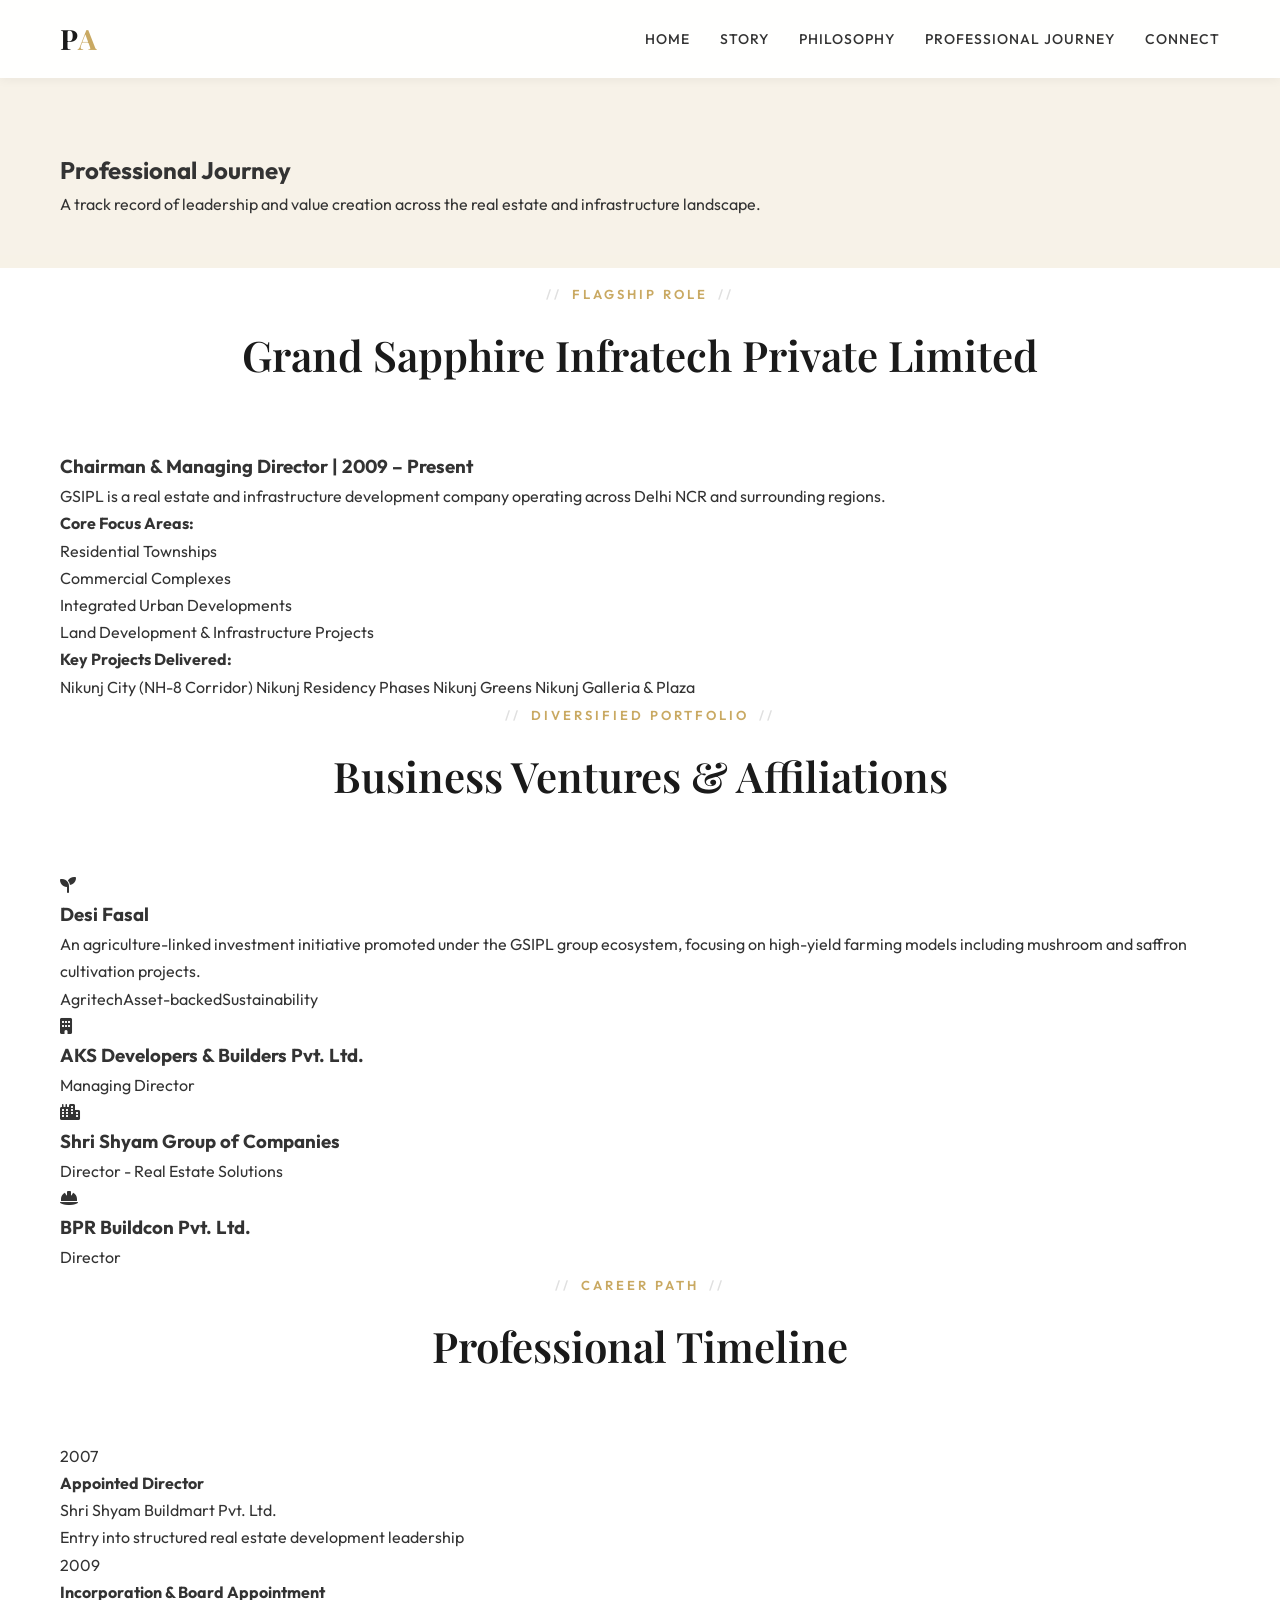
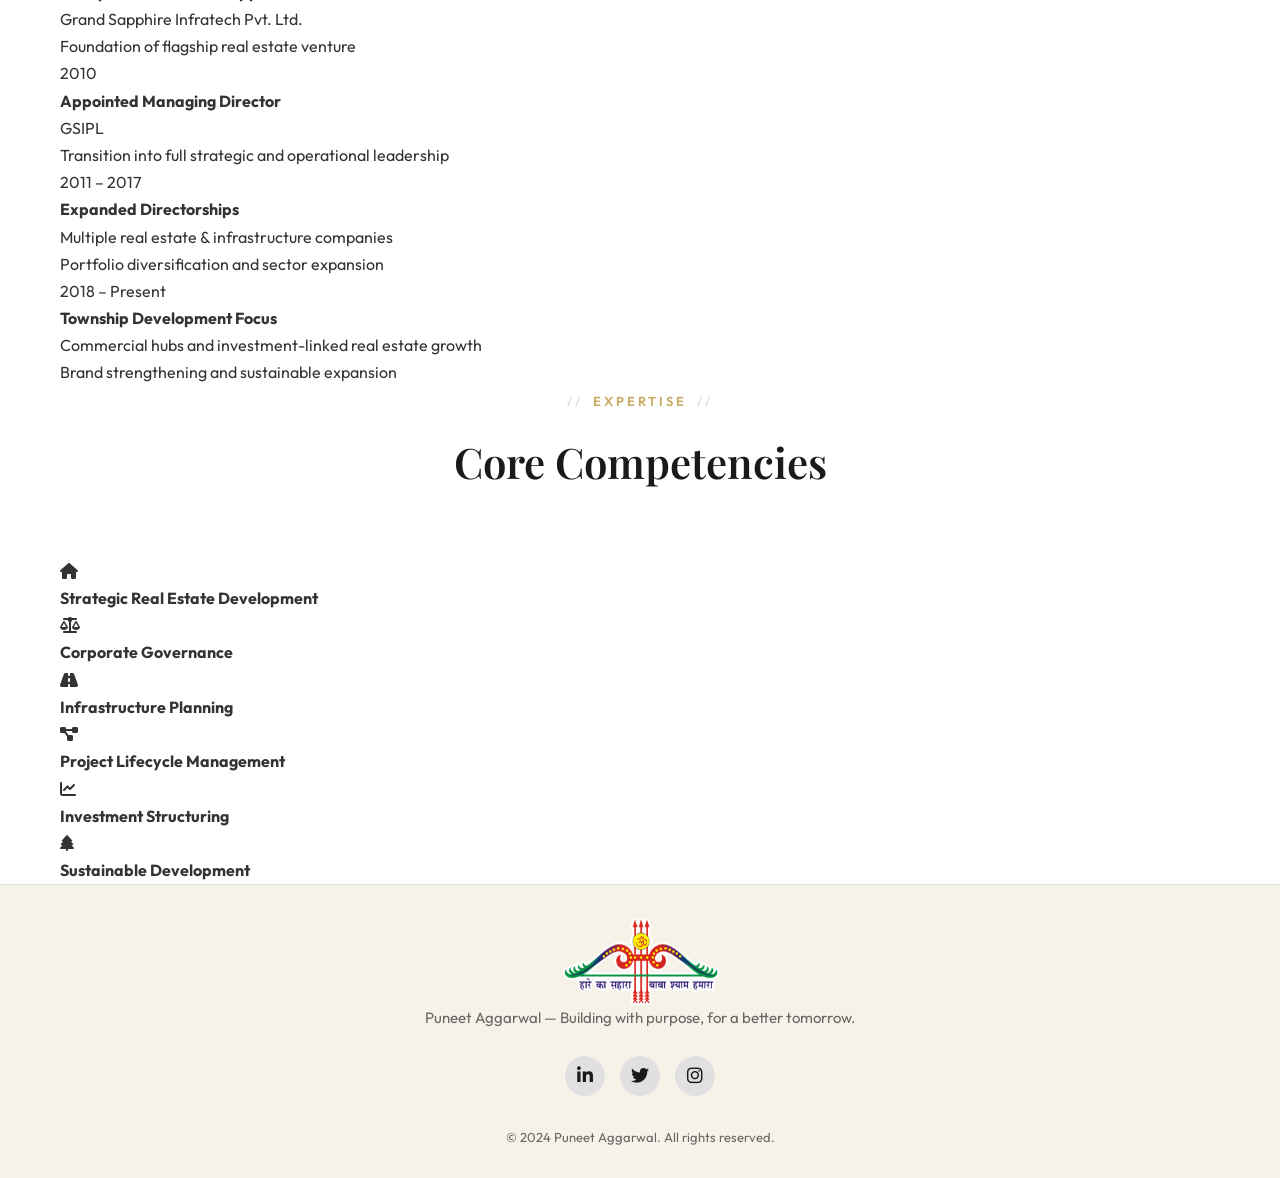
<file: professional.html>
<!doctype html>
<html lang="en">
  <head>
    <meta charset="UTF-8" />
    <meta name="viewport" content="width=device-width, initial-scale=1.0" />
    <link rel="icon" type="image/png" href="assets/images/favicon.png" />
    <title>Puneet Aggarwal | Professional Journey</title>
    <link rel="stylesheet" href="assets/css/style.css" />
    <link rel="preconnect" href="https://fonts.googleapis.com" />
    <link rel="preconnect" href="https://fonts.gstatic.com" crossorigin />
    <link
      href="https://fonts.googleapis.com/css2?family=Outfit:wght@300;400;500;600;700&family=Playfair+Display:wght@400;500;600;700&display=swap"
      rel="stylesheet"
    />
    <link
      rel="stylesheet"
      href="https://cdnjs.cloudflare.com/ajax/libs/font-awesome/6.4.0/css/all.min.css"
    />
    <link href="https://unpkg.com/aos@2.3.1/dist/aos.css" rel="stylesheet" />
  </head>
  <body>
    <!-- Navigation (Keep same) -->
    <nav class="navbar">
      <div class="nav-container">
        <a href="index.html" class="nav-logo">P<span>A</span></a>
        <ul class="nav-menu">
          <li class="nav-item">
            <a href="index.html#home" class="nav-link">Home</a>
          </li>
          <li class="nav-item">
            <a href="index.html#story" class="nav-link">Story</a>
          </li>
          <li class="nav-item">
            <a href="index.html#philosophy" class="nav-link">Philosophy</a>
          </li>
          <li class="nav-item">
            <a href="professional.html" class="nav-link active"
              >Professional Journey</a
            >
          </li>
          <li class="nav-item">
            <a href="index.html#contact" class="nav-link">Connect</a>
          </li>
        </ul>
        <div class="hamburger">
          <span class="bar"></span>
          <span class="bar"></span>
          <span class="bar"></span>
        </div>
      </div>
    </nav>

    <!-- Page Header -->
    <section
      class="page-header"
      style="padding: 150px 0 50px; background: rgba(201, 169, 98, 0.15)"
    >
      <div class="container">
        <h1 data-aos="fade-up">Professional Journey</h1>
        <p data-aos="fade-up" data-aos-delay="100">
          A track record of leadership and value creation across the real estate
          and infrastructure landscape.
        </p>
      </div>
    </section>

    <!-- Corporate Leadership Section (from original) -->
    <section id="leadership" class="leadership">
      <div class="container">
        <div class="section-header" data-aos="fade-up">
          <span class="section-tag" style="margin-top: 15px"
            >Flagship Role</span
          >
          <h2 class="section-title">
            Grand Sapphire Infratech Private Limited
          </h2>
        </div>
        <div class="leadership-content" data-aos="fade-up">
          <div class="leadership-info">
            <h3>Chairman & Managing Director | 2009 – Present</h3>
            <p>
              GSIPL is a real estate and infrastructure development company
              operating across Delhi NCR and surrounding regions.
            </p>
            <div class="focus-areas">
              <h4>Core Focus Areas:</h4>
              <ul>
                <li>Residential Townships</li>
                <li>Commercial Complexes</li>
                <li>Integrated Urban Developments</li>
                <li>Land Development & Infrastructure Projects</li>
              </ul>
            </div>
            <div class="projects-list">
              <h4>Key Projects Delivered:</h4>
              <div class="project-tags">
                <span class="project-tag">Nikunj City (NH-8 Corridor)</span>
                <span class="project-tag">Nikunj Residency Phases</span>
                <span class="project-tag">Nikunj Greens</span>
                <span class="project-tag">Nikunj Galleria & Plaza</span>
              </div>
            </div>
          </div>
        </div>
      </div>
    </section>

    <!-- Ventures Section (from original) -->
    <section id="ventures" class="ventures">
      <div class="container">
        <div class="section-header" data-aos="fade-up">
          <span class="section-tag">Diversified Portfolio</span>
          <h2 class="section-title">Business Ventures & Affiliations</h2>
        </div>
        <div class="ventures-grid">
          <div class="venture-card main-venture" data-aos="zoom-in">
            <div class="venture-icon"><i class="fas fa-seedling"></i></div>
            <h3>Desi Fasal</h3>
            <p>
              An agriculture-linked investment initiative promoted under the
              GSIPL group ecosystem, focusing on high-yield farming models
              including mushroom and saffron cultivation projects.
            </p>
            <div class="venture-tags">
              <span>Agritech</span><span>Asset-backed</span
              ><span>Sustainability</span>
            </div>
          </div>
          <div class="venture-card" data-aos="fade-up">
            <div class="venture-icon"><i class="fas fa-building"></i></div>
            <h3>AKS Developers & Builders Pvt. Ltd.</h3>
            <p>Managing Director</p>
          </div>
          <div class="venture-card" data-aos="fade-up" data-aos-delay="100">
            <div class="venture-icon"><i class="fas fa-city"></i></div>
            <h3>Shri Shyam Group of Companies</h3>
            <p>Director - Real Estate Solutions</p>
          </div>
          <div class="venture-card" data-aos="fade-up" data-aos-delay="200">
            <div class="venture-icon"><i class="fas fa-hard-hat"></i></div>
            <h3>BPR Buildcon Pvt. Ltd.</h3>
            <p>Director</p>
          </div>
        </div>
      </div>
    </section>

    <!-- Timeline Section (from original) -->
    <section id="timeline" class="timeline">
      <div class="container">
        <div class="section-header" data-aos="fade-up">
          <span class="section-tag">Career Path</span>
          <h2 class="section-title">Professional Timeline</h2>
        </div>
        <div class="timeline-wrapper" data-aos="fade-right">
          <div class="timeline-item">
            <div class="timeline-date">2007</div>
            <div class="timeline-content">
              <h4>Appointed Director</h4>
              <p>Shri Shyam Buildmart Pvt. Ltd.</p>
              <span class="timeline-note"
                >Entry into structured real estate development leadership</span
              >
            </div>
          </div>
          <div class="timeline-item">
            <div class="timeline-date">2009</div>
            <div class="timeline-content">
              <h4>Incorporation & Board Appointment</h4>
              <p>Grand Sapphire Infratech Pvt. Ltd.</p>
              <span class="timeline-note"
                >Foundation of flagship real estate venture</span
              >
            </div>
          </div>
          <div class="timeline-item">
            <div class="timeline-date">2010</div>
            <div class="timeline-content">
              <h4>Appointed Managing Director</h4>
              <p>GSIPL</p>
              <span class="timeline-note"
                >Transition into full strategic and operational leadership</span
              >
            </div>
          </div>
          <div class="timeline-item">
            <div class="timeline-date">2011 – 2017</div>
            <div class="timeline-content">
              <h4>Expanded Directorships</h4>
              <p>Multiple real estate & infrastructure companies</p>
              <span class="timeline-note"
                >Portfolio diversification and sector expansion</span
              >
            </div>
          </div>
          <div class="timeline-item">
            <div class="timeline-date">2018 – Present</div>
            <div class="timeline-content">
              <h4>Township Development Focus</h4>
              <p>Commercial hubs and investment-linked real estate growth</p>
              <span class="timeline-note"
                >Brand strengthening and sustainable expansion</span
              >
            </div>
          </div>
        </div>
      </div>
    </section>

    <!-- Core Competencies (from original) -->
    <section class="competencies">
      <div class="container">
        <div class="section-header" data-aos="fade-up">
          <span class="section-tag">Expertise</span>
          <h2 class="section-title">Core Competencies</h2>
        </div>
        <div class="competencies-grid">
          <div class="competency-item" data-aos="flip-up">
            <i class="fas fa-home"></i>
            <h4>Strategic Real Estate Development</h4>
          </div>
          <div class="competency-item" data-aos="flip-up" data-aos-delay="50">
            <i class="fas fa-balance-scale"></i>
            <h4>Corporate Governance</h4>
          </div>
          <div class="competency-item" data-aos="flip-up" data-aos-delay="100">
            <i class="fas fa-road"></i>
            <h4>Infrastructure Planning</h4>
          </div>
          <div class="competency-item" data-aos="flip-up" data-aos-delay="150">
            <i class="fas fa-project-diagram"></i>
            <h4>Project Lifecycle Management</h4>
          </div>
          <div class="competency-item" data-aos="flip-up" data-aos-delay="200">
            <i class="fas fa-chart-line"></i>
            <h4>Investment Structuring</h4>
          </div>
          <div class="competency-item" data-aos="flip-up" data-aos-delay="250">
            <i class="fas fa-tree"></i>
            <h4>Sustainable Development</h4>
          </div>
        </div>
      </div>
    </section>

    <!-- Footer (same light version) -->
    <footer class="footer footer-light">
      <div class="container">
        <div class="footer-content">
          <div class="footer-logo">
            <img src="assets/images/jaishreeshyam.png" alt="Jaishree Shyam" />
          </div>
          <p class="footer-text">
            Puneet Aggarwal — Building with purpose, for a better tomorrow.
          </p>
          <div class="footer-social">
            <a href="#" aria-label="LinkedIn"
              ><i class="fab fa-linkedin-in"></i
            ></a>
            <a href="#" aria-label="Twitter"><i class="fab fa-twitter"></i></a>
            <a href="#" aria-label="Instagram"
              ><i class="fab fa-instagram"></i
            ></a>
          </div>
          <p class="copyright">
            &copy; 2024 Puneet Aggarwal. All rights reserved.
          </p>
        </div>
      </div>
    </footer>

    <script src="https://unpkg.com/aos@2.3.1/dist/aos.js"></script>
    <script src="assets/js/main.js"></script>
  </body>
</html>
</file>
<file: assets/css/style.css>
/* ========================================
   Global Styles
======================================== */
:root {
  --primary-color: #1a1a1a;
  --secondary-color: #c9a962;
  --accent-color: #2c3e50;
  --text-color: #333333;
  --text-light: #666666;
  --bg-white: #ffffff;
  --bg-light: #f8f9fa;
  --bg-off-white: #f5f5f5;
  --border-color: #e0e0e0;
  --shadow-light: 0 2px 10px rgba(0, 0, 0, 0.05);
  --shadow-medium: 0 5px 20px rgba(0, 0, 0, 0.08);
  --shadow-heavy: 0 10px 40px rgba(0, 0, 0, 0.12);
  --transition: all 0.3s ease;
  --font-heading: "Playfair Display", serif;
  --font-body: "Outfit", sans-serif;
}

* {
  margin: 0;
  padding: 0;
  box-sizing: border-box;
}

html {
  scroll-behavior: smooth;
}

body {
  font-family: var(--font-body);
  color: var(--text-color);
  line-height: 1.7;
  background-color: var(--bg-white);
  overflow-x: hidden;
}

.container {
  max-width: 1200px;
  margin: 0 auto;
  padding: 0 20px;
}

a {
  text-decoration: none;
  color: inherit;
}

ul {
  list-style: none;
}

img {
  max-width: 100%;
  height: auto;
}

/* ========================================
   Preloader (Keep as is)
======================================== */
.preloader {
  position: fixed;
  top: 0;
  left: 0;
  width: 100%;
  height: 100%;
  background: var(--bg-white);
  display: flex;
  align-items: center;
  justify-content: center;
  z-index: 9999;
  transition:
    opacity 0.5s ease,
    visibility 0.5s ease;
}

.preloader.hide {
  opacity: 0;
  visibility: hidden;
}

.preloader-content {
  text-align: center;
}

.preloader-logo {
  margin-bottom: 20px;
  animation: pulse 2s infinite;
}

.preloader-spinner {
  width: 40px;
  height: 40px;
  border: 3px solid var(--border-color);
  border-top-color: var(--secondary-color);
  border-radius: 50%;
  margin: 0 auto;
  animation: spin 1s linear infinite;
}

@keyframes spin {
  to {
    transform: rotate(360deg);
  }
}

@keyframes pulse {
  0%,
  100% {
    transform: scale(1);
  }
  50% {
    transform: scale(1.05);
  }
}

/* ========================================
   Navigation (Keep as is)
======================================== */
.navbar {
  position: fixed;
  top: 0;
  left: 0;
  width: 100%;
  background: rgba(255, 255, 255, 0.95);
  backdrop-filter: blur(10px);
  z-index: 1000;
  box-shadow: var(--shadow-light);
  transition: var(--transition);
}

.nav-container {
  max-width: 1200px;
  margin: 0 auto;
  padding: 15px 20px;
  display: flex;
  align-items: center;
  justify-content: space-between;
}

.nav-logo {
  font-family: var(--font-heading);
  font-size: 28px;
  font-weight: 700;
  color: var(--primary-color);
  letter-spacing: 2px;
}

.nav-logo span {
  color: var(--secondary-color);
}

.nav-menu {
  display: flex;
  gap: 30px;
}

.nav-link {
  font-size: 14px;
  font-weight: 500;
  color: var(--text-color);
  text-transform: uppercase;
  letter-spacing: 1px;
  position: relative;
  transition: var(--transition);
}

.nav-link::after {
  content: "";
  position: absolute;
  bottom: -5px;
  left: 0;
  width: 0;
  height: 2px;
  background: var(--secondary-color);
  transition: var(--transition);
}

.nav-link:hover::after {
  width: 100%;
}

.nav-link.active {
  color: var(--secondary-color);
}
.nav-link.active::after {
  width: 100%;
}

.hamburger {
  display: none;
  cursor: pointer;
}
.bar {
  display: block;
  width: 25px;
  height: 3px;
  margin: 5px auto;
  background: var(--primary-color);
  transition: var(--transition);
}

/* ========================================
   Buttons (Keep as is)
======================================== */
.btn {
  display: inline-block;
  padding: 14px 35px;
  font-size: 14px;
  font-weight: 600;
  text-transform: uppercase;
  letter-spacing: 1px;
  border: 2px solid transparent;
  border-radius: 0;
  cursor: pointer;
  transition: var(--transition);
}

.btn-primary {
  background: var(--primary-color);
  color: var(--bg-white);
  border-color: var(--primary-color);
}
.btn-primary:hover {
  background: transparent;
  color: var(--primary-color);
}

.btn-outline {
  background: transparent;
  color: var(--primary-color);
  border-color: var(--primary-color);
}
.btn-outline:hover {
  background: var(--primary-color);
  color: var(--bg-white);
}

/* ========================================
   Hero Section (Updated)
======================================== */
.hero {
  min-height: 100vh;
  display: flex;
  align-items: center;
  position: relative;
  background: var(--bg-white);
  padding: 120px 20px 80px;
  overflow: hidden;
}

.hero-bg-shape {
  position: absolute;
  top: -50%;
  right: -20%;
  width: 800px;
  height: 800px;
  background: linear-gradient(135deg, #f8f9fa 0%, #e9ecef 100%);
  border-radius: 50%;
  z-index: 0;
}

.hero-container {
  max-width: 1200px;
  margin: 0 auto;
  display: grid;
  grid-template-columns: 1.2fr 0.8fr;
  gap: 60px;
  align-items: center;
  position: relative;
  z-index: 1;
}

.hero-content {
  animation: fadeInUp 1s ease;
}
.hero-badge {
  display: inline-block;
  padding: 8px 20px;
  background: rgba(201, 169, 98, 0.15);
  color: var(--secondary-color);
  font-size: 13px;
  font-weight: 600;
  text-transform: uppercase;
  letter-spacing: 2px;
  margin-bottom: 20px;
  border-radius: 30px;
}

.hero-title {
  font-family: var(--font-heading);
  font-size: 64px;
  font-weight: 700;
  color: var(--primary-color);
  line-height: 1.1;
  margin-bottom: 15px;
}
.hero-title span {
  color: var(--secondary-color);
}

.hero-subtitle {
  font-size: 20px;
  font-weight: 500;
  color: var(--text-light);
  margin-bottom: 20px;
  letter-spacing: 1px;
  min-height: 60px; /* For typed effect */
}
.typed-text {
  color: var(--secondary-color);
}
.cursor {
  display: inline-block;
  width: 3px;
  background-color: var(--secondary-color);
  animation: blink 1s infinite;
}
@keyframes blink {
  0%,
  100% {
    opacity: 1;
  }
  50% {
    opacity: 0;
  }
}

.hero-description {
  font-size: 16px;
  color: var(--text-light);
  margin-bottom: 35px;
  max-width: 500px;
  line-height: 1.8;
}

.hero-buttons {
  display: flex;
  gap: 20px;
  margin-bottom: 40px;
}

.hero-image-wrapper {
  position: relative;
  display: flex;
  justify-content: center;
  animation: fadeInRight 1s ease 0.3s both;
}
.hero-image-frame {
  position: relative;
  width: 380px;
  height: 480px;
  border-radius: 200px 200px 20px 20px;
  overflow: hidden;
  box-shadow: var(--shadow-heavy);
  z-index: 2;
}
.hero-image-frame img {
  width: 100%;
  height: 100%;
  object-fit: cover;
  object-position: top center;
}
.hero-image-accent {
  position: absolute;
  top: 20px;
  left: 20px;
  width: 380px;
  height: 480px;
  border: 3px solid var(--secondary-color);
  border-radius: 200px 200px 20px 20px;
  z-index: 1;
}

.hero-scroll {
  position: absolute;
  bottom: 40px;
  left: 50%;
  transform: translateX(-50%);
  display: flex;
  flex-direction: column;
  align-items: center;
  gap: 10px;
  color: var(--text-light);
  font-size: 12px;
  text-transform: uppercase;
  letter-spacing: 2px;
  cursor: pointer;
}
.scroll-arrow {
  width: 30px;
  height: 30px;
  border: 2px solid var(--border-color);
  border-radius: 50%;
  display: flex;
  align-items: center;
  justify-content: center;
  animation: bounce 2s infinite;
}
.scroll-arrow i {
  font-size: 12px;
  color: var(--secondary-color);
}

@keyframes bounce {
  0%,
  20%,
  50%,
  80%,
  100% {
    transform: translateY(0);
  }
  40% {
    transform: translateY(10px);
  }
  60% {
    transform: translateY(5px);
  }
}
@keyframes fadeInUp {
  from {
    opacity: 0;
    transform: translateY(30px);
  }
  to {
    opacity: 1;
    transform: translateY(0);
  }
}
@keyframes fadeInRight {
  from {
    opacity: 0;
    transform: translateX(30px);
  }
  to {
    opacity: 1;
    transform: translateX(0);
  }
}

/* ========================================
   Section Header (Keep)
======================================== */
.section-header {
  text-align: center;
  margin-bottom: 60px;
}
.section-tag {
  display: inline-block;
  font-size: 13px;
  font-weight: 600;
  text-transform: uppercase;
  letter-spacing: 3px;
  color: var(--secondary-color);
  margin-bottom: 15px;
  position: relative;
}
.section-tag::before,
.section-tag::after {
  content: "//";
  margin: 0 10px;
  color: var(--border-color);
}
.section-title {
  font-family: var(--font-heading);
  font-size: 42px;
  font-weight: 600;
  color: var(--primary-color);
}

/* ========================================
   Story Section (New)
======================================== */
.story {
  padding: 100px 0;
  background: var(--bg-white);
}
.story-content {
  max-width: 900px;
  margin: 0 auto;
}
.lead-text {
  font-size: 18px;
  line-height: 1.8;
  color: var(--text-color);
  margin-bottom: 30px;
}
.story-content p {
  margin-bottom: 20px;
}

/* ========================================
   Philosophy Section (New)
======================================== */
.philosophy {
  padding: 100px 0;
  background: var(--bg-light);
}
.philosophy-grid {
  display: grid;
  grid-template-columns: repeat(3, 1fr);
  gap: 30px;
}
.philosophy-card {
  background: var(--bg-white);
  padding: 40px 30px;
  text-align: center;
  transition: var(--transition);
  box-shadow: var(--shadow-light);
  border: 1px solid transparent;
}
.philosophy-card:hover {
  transform: translateY(-10px);
  border-color: var(--secondary-color);
  box-shadow: var(--shadow-medium);
}
.philosophy-icon {
  width: 70px;
  height: 70px;
  background: var(--secondary-color);
  display: flex;
  align-items: center;
  justify-content: center;
  margin: 0 auto 25px;
  clip-path: polygon(50% 0%, 100% 25%, 100% 75%, 50% 100%, 0% 75%, 0% 25%);
}
.philosophy-icon i {
  font-size: 28px;
  color: var(--bg-white);
}
.philosophy-card h3 {
  font-family: var(--font-heading);
  font-size: 20px;
  color: var(--primary-color);
  margin-bottom: 15px;
}
.philosophy-card p {
  font-size: 14px;
  color: var(--text-light);
  line-height: 1.7;
}

/* ========================================
   Quote Section (New)
======================================== */
.quote-section {
  padding: 80px 0;
  background: var(--bg-white);
}
.quote-section blockquote {
  font-family: var(--font-heading);
  font-size: 28px;
  font-style: italic;
  color: var(--primary-color);
  text-align: center;
  max-width: 800px;
  margin: 0 auto;
  position: relative;
  padding: 20px 0;
}
.quote-section blockquote cite {
  display: block;
  font-size: 16px;
  font-weight: 600;
  color: var(--secondary-color);
  text-transform: uppercase;
  letter-spacing: 2px;
  margin-top: 20px;
  font-style: normal;
}

/* ========================================
   Contact Section (Updated - simpler)
======================================== */
.contact {
  padding: 100px 0;
  background: var(--bg-light);
}
.contact-wrapper {
  display: grid;
  grid-template-columns: 0.8fr 1.2fr;
  gap: 30px;
  max-width: 1100px;
  margin: 0 auto;
}
.contact-info {
  background: var(--bg-white);
  padding: 40px;
  box-shadow: var(--shadow-light);
}
.contact-item {
  display: flex;
  align-items: center;
  gap: 20px;
  padding: 20px 0;
  border-bottom: 1px solid var(--border-color);
}
.contact-item:last-child {
  border-bottom: none;
}
.contact-item i {
  width: 50px;
  height: 50px;
  background: var(--secondary-color);
  display: flex;
  align-items: center;
  justify-content: center;
  font-size: 20px;
  color: var(--bg-white);
}
.contact-item h4 {
  font-size: 16px;
  font-weight: 600;
  color: var(--primary-color);
  margin-bottom: 3px;
}
.contact-item p {
  font-size: 14px;
  color: var(--text-light);
}

.contact-form-wrapper {
  background: var(--bg-white);
  padding: 40px;
  box-shadow: var(--shadow-light);
}
.form-group {
  margin-bottom: 20px;
}
.form-group input,
.form-group textarea {
  width: 100%;
  padding: 14px 18px;
  font-size: 14px;
  font-family: var(--font-body);
  color: var(--text-color);
  background: var(--bg-light);
  border: 1px solid var(--border-color);
  transition: var(--transition);
}
.form-group input:focus,
.form-group textarea:focus {
  outline: none;
  border-color: var(--secondary-color);
  background: var(--bg-white);
  box-shadow: 0 0 0 3px rgba(201, 169, 98, 0.1);
}
.form-group input::placeholder,
.form-group textarea::placeholder {
  color: var(--text-light);
}
.form-group textarea {
  resize: vertical;
}
.contact-form .btn {
  width: 100%;
  padding: 16px 35px;
}

/* ========================================
   Footer - Light Version (New)
======================================== */
.footer-light {  
  background: rgba(201, 169, 98, 0.15);
  color: var(--primary-color);
  padding: 30px 0;
  border-top: 1px solid var(--border-color);
}
.footer-light .footer-content {
  text-align: center;
}
/* .footer-light .footer-logo {
  margin-bottom: 25px;
} */
.footer-light .footer-logo img {
  width: 200px; /* Larger logo */
  height: auto;
  display: block;
  margin: 0 auto;
  /* padding: 15px 25px; */
  border-radius: 8px;
}
.footer-light .footer-text {
  font-size: 15px;
  color: var(--text-light);
  margin-bottom: 25px;
  /* max-width: 400px; */
  margin-left: auto;
  margin-right: auto;
}
.footer-light .footer-social {
  display: flex;
  justify-content: center;
  gap: 15px;
  margin-bottom: 30px;
}
.footer-light .footer-social a {
  width: 40px;
  height: 40px;
  background: var(--border-color);
  display: flex;
  align-items: center;
  justify-content: center;
  transition: var(--transition);
  border-radius: 50%;
}
.footer-light .footer-social a:hover {
  background: var(--secondary-color);
}
.footer-light .footer-social i {
  color: var(--primary-color);
  font-size: 18px;
}
.footer-light .footer-social a:hover i {
  color: var(--bg-white);
}
.footer-light .copyright {
  font-size: 13px;
  color: var(--text-light);
}

/* ========================================
   Responsive Styles (Keep & Update)
======================================== */
@media (max-width: 1024px) {
  .hero-title {
    font-size: 48px;
  }
  .hero-container {
    grid-template-columns: 1fr;
    gap: 50px;
  }
  .hero-image-wrapper {
    order: -1;
  }
  .hero-image-frame,
  .hero-image-accent {
    width: 300px;
    height: 380px;
  }
  .hero-image-accent {
    left: 85px;
  }
  .philosophy-grid {
    grid-template-columns: repeat(2, 1fr);
  }
}

@media (max-width: 768px) {
  .hamburger {
    display: block;
  }
  .hamburger.active .bar:nth-child(2) {
    opacity: 0;
  }
  .hamburger.active .bar:nth-child(1) {
    transform: translateY(8px) rotate(45deg);
  }
  .hamburger.active .bar:nth-child(3) {
    transform: translateY(-8px) rotate(-45deg);
  }

  .nav-menu {
    position: fixed;
    left: -100%;
    top: 70px;
    gap: 0;
    flex-direction: column;
    background: var(--bg-white);
    width: 100%;
    text-align: center;
    transition: 0.3s;
    box-shadow: var(--shadow-medium);
  }
  .nav-menu.active {
    left: 0;
  }
  .nav-item {
    margin: 16px 0;
  }

  .hero-title {
    font-size: 36px;
  }
  .hero-image-accent {
    left: 20px;
  }
  .hero-content,
  .hero-buttons {
    text-align: center;
  }
  .hero-buttons {
    flex-direction: column;
  }
  .hero-scroll {
    display: none;
  }

  .section-title {
    font-size: 32px;
  }
  .philosophy-grid {
    grid-template-columns: 1fr;
  }
  .contact-wrapper {
    grid-template-columns: 1fr;
  }
  .footer-light .footer-logo img {
    width: 130px;
  }
}

@media (max-width: 480px) {
  .hero-title {
    font-size: 28px;
  }
  .hero-subtitle {
    font-size: 16px;
  }
  .section-title {
    font-size: 26px;
  }
  .btn {
    padding: 12px 25px;
    font-size: 12px;
  }
}
</file>
